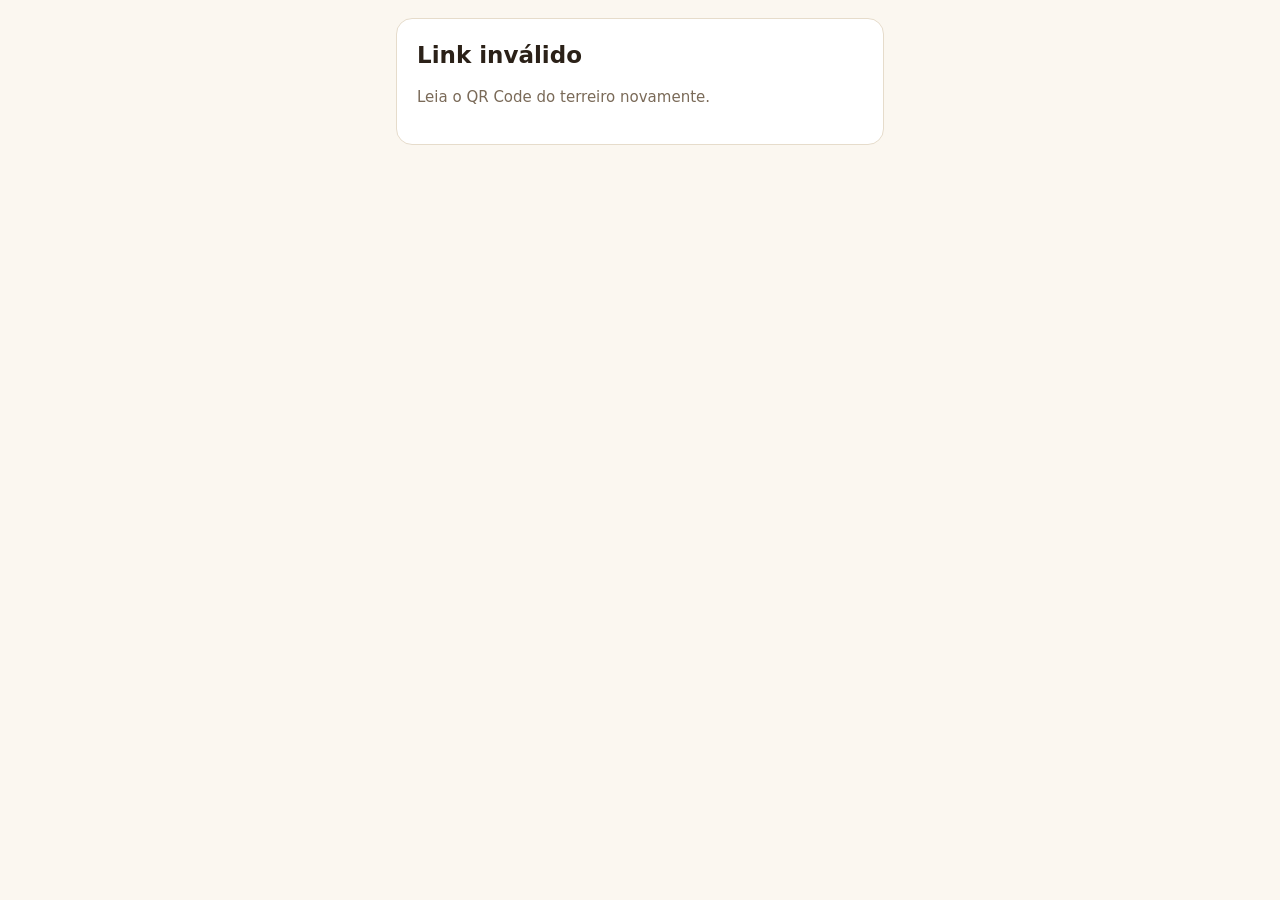
<file: cadastro.html>
<!doctype html>
<html lang="pt-BR"><head><meta charset="utf-8"><meta name="viewport" content="width=device-width,initial-scale=1">
<meta name="robots" content="noindex">
<title>Cadastro de consulente</title>
<style>
:root{--bg:#fbf7f0;--card:#fff;--ink:#2b2118;--mut:#7a6a58;--pri:#b8691c;--ok:#2f7d4f;--bad:#b3261e;--line:#e6dccb}
@media(prefers-color-scheme:dark){:root{--bg:#1b1611;--card:#262019;--ink:#f3ebdf;--mut:#b5a58f;--pri:#d08a3e;--line:#3a3025}}
*{box-sizing:border-box}body{margin:0;background:var(--bg);color:var(--ink);font:17px/1.45 system-ui,sans-serif}
main{max-width:520px;margin:0 auto;padding:18px 16px 40px}
.card{background:var(--card);border:1px solid var(--line);border-radius:16px;padding:20px}
h1{font-size:23px;margin:0 0 4px}.casa{color:var(--pri);font-weight:700;margin:0 0 10px}.mut{color:var(--mut);font-size:15px}
label{display:block;margin-top:14px;font-weight:600;font-size:15px}
input[type=text],input[type=email],input[type=tel],input[type=date]{width:100%;margin-top:6px;padding:14px;border-radius:12px;border:2px solid var(--line);background:var(--bg);color:var(--ink);font:inherit}
input.bad{border-color:var(--bad)}.err{color:var(--bad);font-size:14px;margin-top:4px;min-height:0}
.chk{display:flex;gap:10px;align-items:flex-start;margin-top:16px;font-weight:400;font-size:14px;color:var(--mut)}.chk input{margin-top:3px;width:20px;height:20px}
button{width:100%;margin-top:18px;padding:16px;border:0;border-radius:12px;background:var(--pri);color:#fff;font:inherit;font-weight:700;cursor:pointer}button:disabled{opacity:.5}
.hp{position:absolute;left:-9999px;opacity:0}.ok{text-align:center}.ok .big{font-size:52px}
</style></head><body><main><div class="card" id="box"><p class="mut">Carregando…</p></div></main>
<script>
const SB={url:'https://cfoevmyjowehybsineto.supabase.co',key:'sb_publishable_-1iAS5qsHz7-CxbqPpRQdA_Zh-PZRKC'};
const $=s=>document.querySelector(s),box=$('#box');
const esc=s=>String(s).replace(/[&<>"]/g,c=>({'&':'&amp;','<':'&lt;','>':'&gt;','"':'&quot;'}[c]));
const code=(new URLSearchParams(location.search).get('c')||'').toUpperCase().replace(/[^A-Z0-9]/g,'');
async function rpc(n,a){
  const r=await fetch(SB.url+'/rest/v1/rpc/'+n,{method:'POST',headers:{'apikey':SB.key,'Content-Type':'application/json'},body:JSON.stringify(a)});
  const t=await r.text();let j=null;try{j=JSON.parse(t)}catch(e){}
  if(!r.ok)throw new Error((j&&j.message)||'Não foi possível enviar agora.');return j;
}
function fmtTel(v){const d=v.replace(/\D/g,'').slice(0,11);if(d.length<=2)return d;if(d.length<=6)return '('+d.slice(0,2)+') '+d.slice(2);if(d.length<=10)return '('+d.slice(0,2)+') '+d.slice(2,6)+'-'+d.slice(6);return '('+d.slice(0,2)+') '+d.slice(2,7)+'-'+d.slice(7)}
async function start(){
  if(!code){box.innerHTML='<h1>Link inválido</h1><p class="mut">Leia o QR Code do terreiro novamente.</p>';return}
  let casa='';try{casa=await rpc('mt_validar_codigo',{p_codigo:code,p_papel:'consulente'})}catch(e){}
  if(!casa){box.innerHTML='<h1>QR Code não reconhecido</h1><p class="mut">Peça um QR Code atualizado ao terreiro.</p>';return}
  box.innerHTML=`<h1>Seja bem-vindo(a) 🙏</h1><p class="casa">${esc(casa)}</p><p class="mut">Faça o seu cadastro. Leva menos de um minuto. Você não precisa criar senha.</p>
  <form id="f" novalidate autocomplete="on">
  <label>Nome completo<input type="text" id="nm" autocomplete="name" maxlength="120"></label><div class="err" id="e_nm"></div>
  <label>E-mail<input type="email" id="em" autocomplete="email" maxlength="160" inputmode="email"></label><div class="err" id="e_em"></div>
  <label>Telefone (WhatsApp)<input type="tel" id="tl" autocomplete="tel" inputmode="numeric" placeholder="(11) 99999-9999"></label><div class="err" id="e_tl"></div>
  <label>Data de nascimento<input type="date" id="nc" autocomplete="bday"></label><div class="err" id="e_nc"></div>
  <input class="hp" type="text" id="site" tabindex="-1" autocomplete="off" aria-hidden="true">
  <label class="chk"><input type="checkbox" id="lg"><span>Autorizo o terreiro a guardar estes dados para me contatar (avisos, convites para giras e atendimentos). Posso pedir a retirada a qualquer momento.</span></label><div class="err" id="e_lg"></div>
  <button type="submit" id="bt">Enviar cadastro</button></form>`;
  $('#tl').addEventListener('input',e=>{e.target.value=fmtTel(e.target.value)});
  $('#f').addEventListener('submit',send);
}
function bad(id,msg){const el=$('#'+id);if(el&&el.tagName==='INPUT')el.classList.add('bad');$('#e_'+id).textContent=msg;try{el.scrollIntoView({block:'center'})}catch(e){}return false}
async function send(ev){
  ev.preventDefault();document.querySelectorAll('.bad').forEach(x=>x.classList.remove('bad'));document.querySelectorAll('.err').forEach(x=>x.textContent='');
  if($('#site').value)return;
  const nome=$('#nm').value.trim().replace(/\s+/g,' '),em=$('#em').value.trim(),tl=$('#tl').value.replace(/\D/g,''),nc=$('#nc').value;
  if(nome.length<5||!nome.includes(' '))return bad('nm','Escreva o nome completo.');
  if(!/^[^@\s]+@[^@\s]+\.[^@\s]+$/.test(em))return bad('em','Digite um e-mail válido.');
  if(tl.length<10)return bad('tl','Digite o telefone com DDD.');
  if(!nc||nc>new Date().toISOString().slice(0,10))return bad('nc','Informe a data de nascimento.');
  if(!$('#lg').checked)return bad('lg','Marque a autorização para continuar.');
  const b=$('#bt');b.disabled=true;b.textContent='Enviando…';
  try{
    const casa=await rpc('mt_cadastro_consulente',{p_codigo:code,p_nome:nome,p_email:em,p_telefone:tl,p_nascimento:nc});
    box.innerHTML=`<div class="ok"><div class="big">✅</div><h1>Cadastro enviado!</h1><p class="mut">Obrigado, ${esc(nome.split(' ')[0])}. O ${esc(casa||'terreiro')} recebeu o seu cadastro e vai entrar em contato.</p></div>`;
  }catch(e){b.disabled=false;b.textContent='Enviar cadastro';$('#e_lg').textContent=e.message}
}
start();
</script></body></html>
</file>
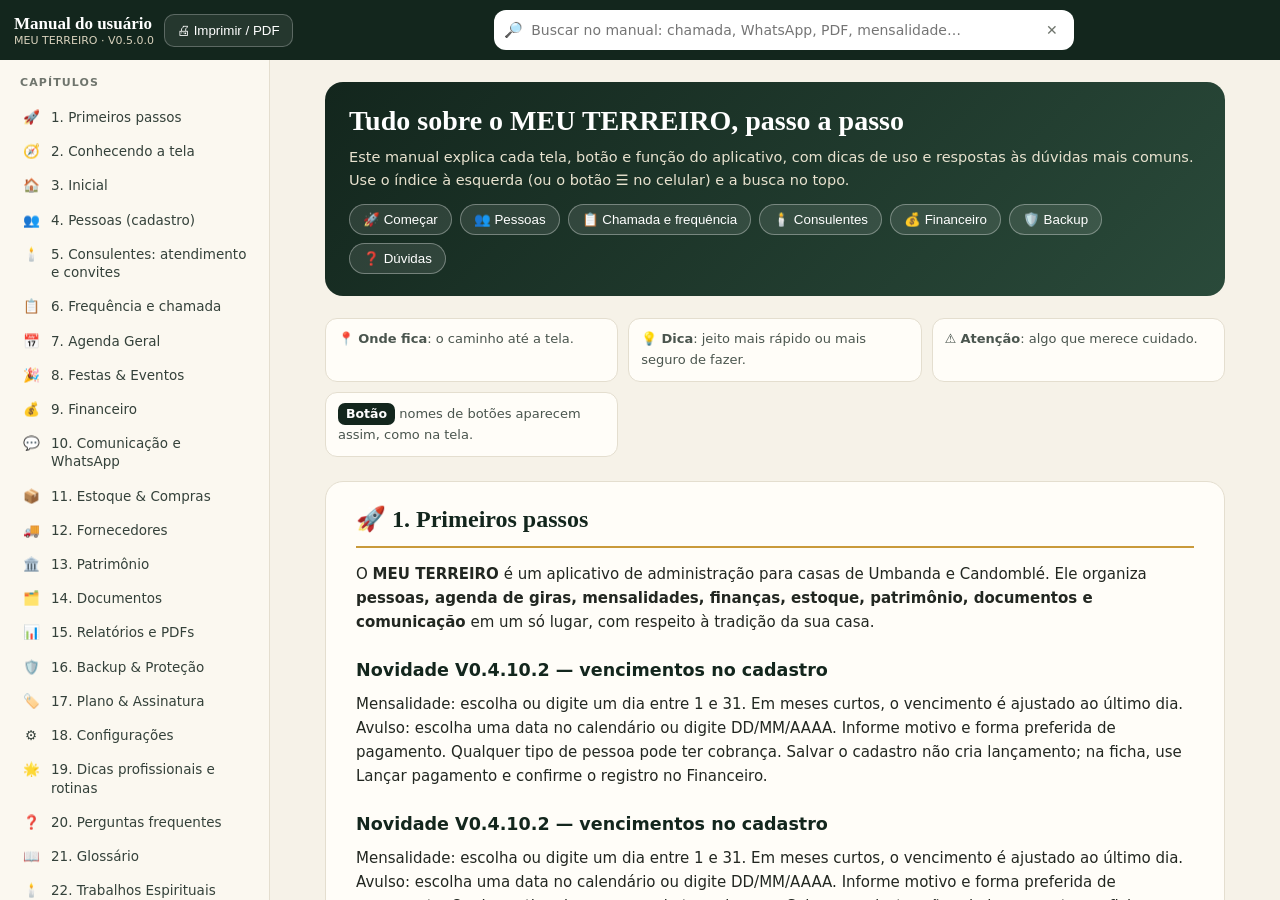
<file: manual.html>
<!doctype html>
<html lang="pt-BR"><head><meta charset="utf-8"><meta name="viewport" content="width=device-width,initial-scale=1"><title>Manual do usuário · MEU TERREIRO</title><style>html,body{margin:0;height:100%;background:#f6f2e8}</style></head><body><div id="app"></div><script>
const MT_MANUAL=[{"id": "inicio", "icon": "🚀", "title": "Primeiros passos", "html": "\n<p>O <b>MEU TERREIRO</b> é um aplicativo de administração para casas de Umbanda e Candomblé. Ele organiza <b>pessoas, agenda de giras, mensalidades, finanças, estoque, patrimônio, documentos e comunicação</b> em um só lugar, com respeito à tradição da sua casa.</p>\n<h3>Novidade V0.4.10.2 — vencimentos no cadastro</h3><p>Mensalidade: escolha ou digite um dia entre 1 e 31. Em meses curtos, o vencimento é ajustado ao último dia. Avulso: escolha uma data no calendário ou digite DD/MM/AAAA. Informe motivo e forma preferida de pagamento. Qualquer tipo de pessoa pode ter cobrança. Salvar o cadastro não cria lançamento; na ficha, use Lançar pagamento e confirme o registro no Financeiro.</p><h3>Novidade V0.4.10.2 — vencimentos no cadastro</h3><p>Mensalidade: escolha ou digite um dia entre 1 e 31. Em meses curtos, o vencimento é ajustado ao último dia. Avulso: escolha uma data no calendário ou digite DD/MM/AAAA. Informe motivo e forma preferida de pagamento. Qualquer tipo de pessoa pode ter cobrança. Salvar o cadastro não cria lançamento; na ficha, use Lançar pagamento e confirme o registro no Financeiro.</p><h3>Como seus dados são guardados</h3>\n<ul>\n<li>Os dados ficam <b>salvos no próprio aparelho</b> (celular ou computador), com cópia interna de segurança. Funciona mesmo sem internet depois de aberto uma vez.</li>\n<li>O celular e o computador <b>não sincronizam entre si</b>. Se usar nos dois, cada um terá seus próprios dados. Para levar os dados de um aparelho ao outro, use <span class=\"mm-b\">Backup completo</span> e <span class=\"mm-b\">Restaurar</span> (capítulo Backup &amp; Proteção).</li>\n<li>O app <b>nunca envia mensagens sozinho</b>: ele abre o WhatsApp com o texto pronto e você confirma o envio.</li>\n</ul>\n<h3>Primeiro acesso (criar o login)</h3>\n<div class=\"mm-where\"><b>📍 Onde fica:</b> tela “Prepare seu acesso”, que aparece ao abrir o app pela primeira vez.</div>\n<ol class=\"mm-steps\">\n<li>Digite o <b>nome do responsável</b> (administrador).</li>\n<li>Informe o <b>WhatsApp do administrador</b>. Ele é usado como destino seguro nos testes do Modo Demonstração, para nenhuma mensagem de teste chegar a outras pessoas.</li>\n<li>Escolha um <b>login</b> e crie uma <b>senha</b> (mínimo de 6 caracteres). Digite a senha de novo em <b>Confirme a senha</b>.</li>\n<li>Marque <b>“Li e aceito os Termos de Uso e a Política de Privacidade”</b>. Você pode ler os dois antes, tocando nos links.</li>\n<li>Toque em <span class=\"mm-b\">Criar acesso no MEU TERREIRO</span>. Em telas pequenas ou janelas baixas, role a tela até o fim para ver o botão.</li>\n</ol>\n<div class=\"mm-warn\"><b>⚠️ Atenção:</b> não existe recuperação automática de senha por e-mail, porque os dados ficam só no seu aparelho. Anote login e senha em local seguro e mantenha <b>backups</b> em dia.</div>\n<h3>Instalar como aplicativo</h3>\n<ul>\n<li><b>Android (Chrome):</b> menu ⋮ → <i>Instalar aplicativo</i>.</li>\n<li><b>iPhone/iPad (Safari):</b> botão Compartilhar → <i>Adicionar à Tela de Início</i>.</li>\n<li><b>Computador (Chrome/Edge):</b> ícone <i>Instalar</i> na barra de endereço.</li>\n</ul>\n<div class=\"mm-tip\"><b>💡 Dica:</b> instalado, o MEU TERREIRO abre com ícone próprio, em tela cheia, como um aplicativo comum.</div>\n<h3>Período gratuito e Plano PRO</h3>\n<p>O app oferece <b>30 dias grátis</b> por aparelho. Depois disso entra em <b>Modo Restrito</b>: seus dados continuam guardados, mas os módulos operacionais ficam bloqueados até a ativação do Plano PRO. Backup, restauração, configurações e assinatura continuam disponíveis. Detalhes no capítulo Plano &amp; Assinatura.</p>\n<h3>Roteiro recomendado para começar</h3>\n<ol class=\"mm-steps\">\n<li><b>Dados da Casa</b> (Configurações): nome, contatos, endereço, logo e texto do rodapé dos PDFs.</li>\n<li><b>Listas de apoio</b> (Configurações): valor padrão da mensalidade, categorias financeiras, centros de custo, tipos de evento e categorias de estoque.</li>\n<li><b>Pessoas</b>: cadastre mensalistas, consulentes e convidados.</li>\n<li><b>Agenda Geral</b>: cadastre as próximas giras e reuniões.</li>\n<li><b>Frequência</b>: ajuste a meta (Configurações → Frequência) e passe a fazer a chamada nas giras.</li>\n<li><b>Financeiro</b>: cadastre as contas em Caixa &amp; Bancos e comece a lançar.</li>\n<li><b>Backup</b>: faça seu primeiro <span class=\"mm-b\">Backup completo</span> e guarde fora do aparelho.</li>\n</ol>\n<div class=\"mm-tip\"><b>💡 Dica:</b> prefere aprender fazendo? Em <b>Configurações → Tutorial guiado</b> o app leva você tela por tela, e o botão <span class=\"mm-b\">Modo Demonstração</span> preenche tudo com dados fictícios para treinar sem risco.</div>\n"}, {"id": "tela", "icon": "🧭", "title": "Conhecendo a tela", "html": "\n<h3>No computador</h3>\n<p>O <b>menu lateral</b> fica à esquerda, em três grupos:</p>\n<table class=\"mm-table\"><thead><tr><th>Grupo</th><th>Telas</th></tr></thead><tbody>\n<tr><td>Principal</td><td>Inicial · Pessoas · Agenda Geral · Financeiro · Comunicação</td></tr>\n<tr><td>Organização</td><td>Festas &amp; Eventos · Estoque &amp; Compras · Fornecedores · Patrimônio · Documentos · Relatórios</td></tr>\n<tr><td>Sistema</td><td>Backup &amp; Proteção · Plano &amp; Assinatura · Configurações</td></tr>\n</tbody></table>\n<div class=\"mm-tip\"><b>💡 Dica:</b> se a janela for baixa (notebook), o menu lateral ganha uma <b>barra de rolagem</b> própria. Role para ver todos os itens.</div>\n<p>No <b>topo</b> ficam o nome da casa e a tela atual, a <b>busca</b> (lupa), o <b>sino</b> (pendências e avisos) e o seu perfil (Administrador).</p>\n<h3>No celular</h3>\n<p>A <b>barra inferior</b> traz os módulos principais: <b>Inicial, Pessoas, Agenda Geral, Financeiro, Estoque &amp; Compras</b> e <b>Mais</b>. Tudo o que não cabe na barra (Comunicação, Festas &amp; Eventos, Documentos, Fornecedores, Patrimônio, Relatórios, Backup &amp; Proteção e Configurações) está em <b>Mais</b>.</p>\n<div class=\"mm-tip\"><b>💡 Dica:</b> não achou uma função? Procure primeiro em <b>Mais</b>.</div>\n<h3>Padrões que se repetem em todo o app</h3>\n<table class=\"mm-table\"><thead><tr><th>Elemento</th><th>Como funciona</th></tr></thead><tbody>\n<tr><td>Botão escuro no topo</td><td>É a ação principal da tela (ex.: <span class=\"mm-b\">Novo cadastro</span>, <span class=\"mm-b\">Novo lançamento</span>).</td></tr>\n<tr><td>Janelas (modais)</td><td>Formulários abrem numa janela com <span class=\"mm-b w\">Cancelar</span> e <span class=\"mm-b\">Salvar</span>. Toque no ✕ ou em Cancelar para fechar sem salvar.</td></tr>\n<tr><td>Busca e filtros</td><td>Campos “Buscar…” filtram a lista enquanto você digita. Abas e botões em pílula filtram por situação.</td></tr>\n<tr><td>PDF</td><td>Quase todas as telas têm botão de PDF. O arquivo abre em outra janela para imprimir ou salvar.</td></tr>\n<tr><td>Máscaras</td><td>Telefones, valores em R$, CPF/CNPJ e CEP são formatados enquanto você digita. Em dinheiro, digite só os números: 8500 vira <b>85,00</b>.</td></tr>\n<tr><td>Datas</td><td>Mostradas como dd/mm/aaaa. Os campos de data usam o seletor do seu aparelho.</td></tr>\n<tr><td>Valores</td><td>Em reais (R$). O botão <span class=\"mm-b w\">Ocultar valores</span>, no Financeiro, esconde os números quando outras pessoas estiverem olhando a tela.</td></tr>\n</tbody></table>\n"}, {"id": "inicial", "icon": "🏠", "title": "Inicial", "html": "\n<p>A tela <b>Inicial</b> é a sua central de atenção: mostra o que exige ação sem você precisar abrir cada módulo.</p>\n<div class=\"mm-where\"><b>📍 Onde fica:</b> menu → <b>Inicial</b> (primeiro item).</div>\n<table class=\"mm-table\"><thead><tr><th>Bloco</th><th>O que mostra</th></tr></thead><tbody>\n<tr><td>Próxima gira</td><td>O próximo compromisso da agenda, com data, hora e local.</td></tr>\n<tr><td>Avisos importantes</td><td>Alertas que merecem sua atenção, como: <b>chamada pendente</b> de uma gira recente, pessoas com <b>faltas seguidas</b> ou <b>abaixo da meta</b> de frequência, e lembrete de <b>backup externo</b>. Cada aviso é um botão que leva direto à tela certa; os avisos de frequência mostram <b>os nomes</b> das pessoas e abrem a lista já filtrada.</td></tr>\n<tr><td>Precisa de atenção</td><td>Resumo do Financeiro (valor a pagar) e do Estoque (itens abaixo do mínimo).</td></tr>\n<tr><td>Ações rápidas</td><td><span class=\"mm-b\">Nova pessoa</span> · <span class=\"mm-b\">Novo compromisso</span> · <span class=\"mm-b\">Novo lançamento</span> · <span class=\"mm-b\">Programar mensagem</span>.</td></tr>\n</tbody></table>\n<div class=\"mm-tip\"><b>💡 Dica:</b> comece o dia pela Inicial e termine zerando os avisos. O <b>sino</b> no topo reúne as pendências em qualquer tela.</div>\n<div class=\"mm-warn\"><b>⚠️ Atenção:</b> se aparecer o aviso “Período gratuito encerrado · Modo Restrito”, veja o capítulo Plano &amp; Assinatura. Seus dados continuam preservados.</div>\n"}, {"id": "pessoas", "icon": "👥", "title": "Pessoas (cadastro)", "html": "\n<p><b>Pessoas</b> (antigo “Filhos da Casa”) é o cadastro principal. Ele serve de base para agenda, mensalidades, frequência, comunicação e documentos. O nome do módulo pode ser trocado em <b>Configurações → Terminologia</b>.</p>\n<div class=\"mm-where\"><b>📍 Onde fica:</b> menu → <b>Pessoas</b>. A tela tem duas abas: <b>Cadastro</b> (esta) e <b>Frequência</b> (capítulo seguinte).</div>\n<h3>Tipos de pessoa</h3>\n<table class=\"mm-table\"><thead><tr><th>Tipo</th><th>Para quem é</th><th>Contribuição</th></tr></thead><tbody>\n<tr><td>Mensalista</td><td>Quem faz parte da casa e contribui.</td><td>Mensalidade, Valor avulso ou Isento.</td></tr>\n<tr><td>Consulente</td><td>Quem frequenta a assistência e busca atendimento.</td><td>Sem contribuição ou Valor avulso.</td></tr>\n<tr><td>Convidado</td><td>Visitas e convidados.</td><td>Nenhuma.</td></tr>\n<tr><td>Outro</td><td>Qualquer vínculo que não se encaixe nos anteriores.</td><td>Nenhuma.</td></tr>\n</tbody></table>\n<div class=\"mm-tip\"><b>💡 Dica:</b> só quem é <b>Mensalista com forma “Mensalidade”</b> aparece em Financeiro → Mensalidades e como “Pendente”. Consulentes e convidados <b>nunca</b> aparecem como inadimplentes.</div>\n<h3>Cadastrar uma pessoa</h3>\n<ol class=\"mm-steps\">\n<li>Toque em <span class=\"mm-b\">Novo cadastro</span> (ou em <span class=\"mm-b\">Nova pessoa</span>, na Inicial).</li>\n<li>Preencha <b>Nome completo</b> e escolha o <b>Tipo de pessoa</b> e a <b>Situação</b> (Ativa, Inativa ou Afastada).</li>\n<li>Informe <b>Telefone</b> e <b>WhatsApp</b> (com DDD; a máscara formata sozinha), <b>E-mail</b>, <b>Nascimento</b> e <b>Data de entrada</b>.</li>\n<li>Escolha a <b>Função / vínculo</b> na lista. Se não encontrar, escolha <b>＋ Outra função (digitar manualmente)</b>, escreva e salve: a nova função fica guardada para os próximos cadastros.</li>\n<li>Preencha o <b>Grupo</b> se a casa trabalha com grupos.</li>\n<li>Na caixa <b>Contribuição</b>, escolha a <b>forma de contribuição</b> (as opções dependem do tipo) e, se houver, o <b>valor</b>. Em branco na mensalidade, vale o valor padrão da casa.</li>\n<li>Em consulentes aparece <b>“Quer receber convite para as giras”</b>. Marque quem pediu para ser avisado.</li>\n<li><b>Controlar frequência</b>: já vem marcado para Mensalistas. Desmarque quem não entra na chamada; marque em outros tipos quando fizer sentido.</li>\n<li>Opcional: <b>Contato de emergência</b> e <b>Observação restrita</b> (anotação interna que <u>nunca</u> sai nos PDFs).</li>\n<li>Toque em <span class=\"mm-b\">Salvar</span>.</li>\n</ol>\n<h3>Funções disponíveis na lista</h3>\n<p>A lista traz cargos <b>gerais</b> (Filho(a) da Casa, Médium, Diretoria, Tesouraria, Secretaria, Voluntário), da <b>Umbanda</b> (Dirigente Espiritual, Pai/Mãe Pequeno(a), Médium de Incorporação, de Corrente/Desenvolvimento e de Sustentação, Cambono, Curimbeiro/Ogã, Zelador(a) de Altar/Peji) e do <b>Candomblé</b> (Ialorixá, Babalorixá, Iyaegbé/Babaegbé, Ialaxé/Babalaxé, Iyakekerê/Babakekerê, Abiã, Iyawô/Cassuté, Ebomi, Alabê, Ogã, Ekedi, Axogum, Iyabassé, Babalossayn, Pejigan, Iyamoro/Dagã/Sidagã, Iyaefun/Babaefun). Funções que você cadastrar manualmente aparecem no grupo “Cadastradas por você”.</p>\n<h3>A lista de pessoas</h3>\n<p>No computador a lista é uma <b>tabela</b> (Nome, Tipo · Função, Aniversário, Contribuição, Contato); no celular, <b>cartões</b>. As duas mostram as mesmas informações.</p>\n<table class=\"mm-table\"><thead><tr><th>Botão / campo</th><th>O que faz</th></tr></thead><tbody>\n<tr><td>Buscar</td><td>Procura por nome, telefone ou função.</td></tr>\n<tr><td>Todos · Ativos · Pendentes · Inativos</td><td>Filtra pela situação. “Pendentes” são mensalistas sem a mensalidade do mês.</td></tr>\n<tr><td>Todos os tipos · Mensalistas · Consulentes · Convidados</td><td>Filtra pelo tipo de pessoa (com a contagem de cada um).</td></tr>\n<tr><td>🎂 Aniversariantes do mês</td><td>Abre a lista de aniversários do mês (veja abaixo).</td></tr>\n<tr><td>📅 Agendar atendimento</td><td>Agenda um atendimento de consulente (capítulo Consulentes).</td></tr>\n<tr><td>📣 Convidar consulentes para gira</td><td>Convida consulentes um a um pelo WhatsApp (capítulo Consulentes).</td></tr>\n<tr><td>PDF desta lista</td><td>Gera o PDF exatamente com os filtros que estão na tela.</td></tr>\n<tr><td>WhatsApp</td><td>Aparece para toda pessoa que tem WhatsApp cadastrado. Abre a conversa com uma mensagem pronta (lembrete de mensalidade, se estiver pendente, ou mensagem geral).</td></tr>\n<tr><td>🎂 Parabenizar</td><td>Aparece no dia do aniversário da pessoa e abre o WhatsApp com a mensagem de feliz aniversário.</td></tr>\n<tr><td>Abrir / Abrir ficha</td><td>Abre a ficha individual.</td></tr>\n</tbody></table>\n<h3>Aniversariantes do mês</h3>\n<ol class=\"mm-steps\">\n<li>Toque em <span class=\"mm-b g\">🎂 Aniversariantes do mês</span>. O número ao lado mostra quantos são.</li>\n<li>Troque o <b>Mês</b> no seletor para ver outros meses.</li>\n<li>Em cada nome, <span class=\"mm-b g\">Parabéns</span> abre o WhatsApp com a mensagem pronta; <span class=\"mm-b w\">PDF</span> gera a lista do mês.</li>\n</ol>\n<p>No dia do aniversário, um aviso “Aniversário hoje” aparece também no topo da lista, com o botão <span class=\"mm-b g\">Parabenizar</span>.</p>\n<div class=\"mm-tip\"><b>💡 Dica:</b> preencha o <b>Nascimento</b> de todos: é ele que alimenta os aniversários. Pessoas inativas não entram na lista.</div>\n<h3>Ficha individual</h3>\n<div class=\"mm-where\"><b>📍 Onde fica:</b> Pessoas → <span class=\"mm-b w\">Abrir</span> na linha da pessoa.</div>\n<p>Mostra os dados completos (tipo, função, aniversário, contribuição, <b>frequência dos últimos 3 meses</b>) e o <b>histórico</b> vinculado. Botões: <span class=\"mm-b w\">Editar</span> (também permite excluir), <span class=\"mm-b w\">WhatsApp</span> e <span class=\"mm-b w\">PDF da ficha</span>.</p>\n<div class=\"mm-warn\"><b>⚠️ Atenção:</b> para quem deixou a casa, prefira marcar como <b>Inativa</b> em vez de excluir: assim o histórico é preservado. O <b>PDF da ficha</b> não inclui a observação restrita.</div>\n"}, {"id": "consulentes", "icon": "🕯️", "title": "Consulentes: atendimento e convites", "html": "\n<p>Dois recursos facilitam o dia a dia com a assistência: <b>agendar atendimento</b> (com confirmação pelo WhatsApp) e <b>convidar para as giras</b> sem precisar lembrar de um por um.</p>\n<h3>Agendar atendimento</h3>\n<div class=\"mm-where\"><b>📍 Onde fica:</b> Pessoas → <span class=\"mm-b\">📅 Agendar atendimento</span> (geral) ou <span class=\"mm-b w\">📅 Agendar</span> na linha do consulente. Também na <b>Agenda</b> e em <b>Comunicação</b>.</div>\n<ol class=\"mm-steps\">\n<li>Escolha o <b>Consulente</b> (já vem selecionado se você abriu pela linha dele).</li>\n<li>Informe <b>Data</b> e <b>Horário</b>.</li>\n<li>Escolha a <b>Modalidade</b>:\n <ul><li><b>Presencial:</b> aparece o campo <b>Endereço enviado ao consulente</b>. Ele vem preenchido com o endereço da casa (Configurações → Dados da Casa) e pode ser ajustado.</li>\n <li><b>Online:</b> aparece <b>Link da videochamada (opcional)</b>. Se você ainda não criou o link, deixe em branco: a mensagem avisa que o link será criado e enviado antes do horário. Se já tiver, cole o link e ele segue na mensagem.</li></ul></li>\n<li>Escreva <b>Observações internas</b>, se quiser.</li>\n<li>Toque em <span class=\"mm-b\">Salvar na agenda</span> para só registrar, ou em <span class=\"mm-b g\">Salvar e enviar WhatsApp</span> para registrar e abrir a confirmação pronta no WhatsApp.</li>\n</ol>\n<p>O atendimento fica <b>registrado na Agenda</b> como compromisso do tipo <i>Atendimento</i>, vinculado ao consulente, com status Confirmado.</p>\n<div class=\"mm-tip\"><b>💡 Dica:</b> a mensagem de confirmação traz data, dia da semana, horário e modalidade, com a orientação de chegar 15 minutos antes (presencial) ou de entrar em local tranquilo e com boa conexão (online).</div>\n<div class=\"mm-warn\"><b>⚠️ Atenção:</b> se o consulente não tiver WhatsApp cadastrado, o atendimento é salvo normalmente, mas a mensagem não pode ser enviada.</div>\n<h3>Convidar consulentes para a gira</h3>\n<div class=\"mm-where\"><b>📍 Onde fica:</b> Pessoas → <span class=\"mm-b\">📣 Convidar consulentes para gira</span>. Também na <b>Agenda</b> e em <b>Comunicação → Mensagens para consulentes</b>.</div>\n<ol class=\"mm-steps\">\n<li>Escolha a <b>Gira</b> na lista (aparecem as próximas giras cadastradas na Agenda). Se não houver nenhuma, cadastre antes na Agenda (tipo <b>Gira</b>).</li>\n<li>Leia e, se quiser, ajuste o texto em <b>Mensagem do convite</b>. Variáveis: <code>{nome}</code>, <code>{evento}</code>, <code>{data}</code>, <code>{hora}</code>, <code>{local}</code> e <code>{casa}</code>. O texto que você ajustar fica salvo para os próximos convites.</li>\n<li>Confira a lista: cada consulente tem uma caixa de seleção. Quem <b>não tem WhatsApp</b> ou <b>prefere não receber convites</b> fica bloqueado e identificado.</li>\n<li>Toque em <span class=\"mm-b\">Enviar para o próximo</span>. O WhatsApp abre com o convite do próximo consulente da fila. Confirme o envio lá, volte ao app e toque de novo. O contador mostra quantos faltam.</li>\n<li>Quem já teve o convite aberto aparece com a data e o selo ✓. Use <span class=\"mm-b w\">Reenviar</span> numa linha para repetir, ou <span class=\"mm-b w\">Limpar marcações</span> para recomeçar a fila.</li>\n</ol>\n<div class=\"mm-tip\"><b>💡 Dica:</b> muitos consulentes esporádicos pedem para ser avisados das giras. Marque <b>“Quer receber convite para as giras”</b> no cadastro de cada um e use o convite toda semana: são poucos toques para avisar todos.</div>\n<div class=\"mm-warn\"><b>⚠️ Atenção:</b> o WhatsApp abre <b>uma conversa por vez</b>; é uma regra do próprio WhatsApp e do navegador. O app não consegue disparar para todos de uma só vez, e a marcação “aberto” indica que o convite foi preparado, não que a mensagem foi entregue.</div>\n"}, {"id": "frequencia", "icon": "📋", "title": "Frequência e chamada", "html": "\n<p>Controle a presença dos médiuns e filhos da casa: faça a <b>chamada</b> na gira, acompanhe o <b>relatório de frequência</b>, defina uma <b>meta</b> e receba <b>alertas</b>.</p>\n<h3>Quem entra na chamada</h3>\n<p>Entram as pessoas com <b>Controlar frequência</b> marcado no cadastro (por padrão, os <b>Mensalistas</b> ativos). Consulentes e convidados ficam de fora, mas dá para <b>incluir outra pessoa</b> na hora da chamada ou ligar o controle no cadastro dela.</p>\n<h3>Fazer a chamada</h3>\n<div class=\"mm-where\"><b>📍 Onde fica:</b> botão <span class=\"mm-b g\">📋 Fazer chamada</span> em <b>Agenda Geral</b>, em <b>Pessoas → Frequência</b> e nos avisos da <b>Inicial</b>; ou abra o compromisso na Agenda e toque em <span class=\"mm-b w\">📋 Fazer chamada</span>.</div>\n<ol class=\"mm-steps\">\n<li>Escolha o compromisso (a lista mostra os dos últimos 60 dias que contam para a frequência, com o selo “Chamada pendente” ou “Chamada feita”).</li>\n<li>Para cada pessoa, toque no status: <b>Presente</b>, <b>Atrasado</b>, <b>Falta</b> ou <b>Justif.</b> (justificada). Tocar de novo no mesmo status limpa a marcação.</li>\n<li>Atalhos: <span class=\"mm-b w\">✓ Marcar todos presentes</span> (marca só quem ainda está sem status) e <span class=\"mm-b w\">Limpar tudo</span>. Use a busca para achar um nome.</li>\n<li>Acompanhe os contadores no alto: presentes, atrasados, faltas, justificadas e <b>sem marcação</b>.</li>\n<li>Precisa incluir alguém fora da lista (um consulente, por exemplo)? Use <span class=\"mm-b w\">＋ Incluir outra pessoa</span>, no fim da lista.</li>\n<li>A caixa <b>“Esta chamada conta para a frequência”</b> vem marcada conforme o tipo do compromisso. Desmarque numa gira especial que não deva entrar no cálculo.</li>\n<li>Toque em <span class=\"mm-b\">Salvar chamada</span>. O botão <span class=\"mm-b w\">PDF</span> gera a lista de chamada.</li>\n</ol>\n<div class=\"mm-tip\"><b>💡 Dica:</b> a chamada pode ser feita na hora (no celular, com um toque por nome) ou depois, quando o Pai ou a Mãe de Santo tiver a lista. Você pode reabrir e corrigir uma chamada quando quiser: o botão passa a se chamar <b>Ver / editar chamada</b>.</div>\n<h3>Relatório de frequência</h3>\n<div class=\"mm-where\"><b>📍 Onde fica:</b> Pessoas → aba <b>Frequência</b>. Também em Relatórios → Frequência.</div>\n<table class=\"mm-table\"><thead><tr><th>Item</th><th>O que mostra</th></tr></thead><tbody>\n<tr><td>Período</td><td>Mês atual · Últimos 3 meses · Ano atual · Tudo.</td></tr>\n<tr><td>Tipo</td><td>Filtra por tipo de compromisso (Gira, Reunião…).</td></tr>\n<tr><td>Buscar pessoa</td><td>Filtra a lista pelo nome.</td></tr>\n<tr><td>Chamadas no período</td><td>Quantas chamadas foram feitas.</td></tr>\n<tr><td>Frequência média</td><td>Média das porcentagens das pessoas.</td></tr>\n<tr><td>Abaixo da meta</td><td>Quantas pessoas estão abaixo da meta definida.</td></tr>\n<tr><td>Faltas seguidas</td><td>Quantas pessoas estão com o número de faltas seguidas que aciona o alerta.</td></tr>\n<tr><td>Chamadas pendentes</td><td>Compromissos recentes cuja chamada ainda não foi feita, com botão <span class=\"mm-b g\">Fazer chamada</span>.</td></tr>\n<tr><td>Frequência por pessoa</td><td>Porcentagem com barra colorida (verde: dentro da meta; amarelo: perto; vermelho: abaixo), mais o total de presenças, atrasos, faltas e justificadas. Por padrão as pessoas com menor frequência aparecem primeiro.</td></tr>\n<tr><td>Por tipo de compromisso</td><td>Frequência média de cada tipo.</td></tr>\n<tr><td>PDF do relatório</td><td>Gera o relatório com os filtros da tela.</td></tr>\n<tr><td>Ficha</td><td>Abre a ficha da pessoa.</td></tr>\n</tbody></table>\n<h3>Filtros, ordem e destaque</h3>\n<p>Logo abaixo dos indicadores há <b>botões de classificação</b>, cada um com a contagem de pessoas:</p>\n<table class=\"mm-table\"><thead><tr><th>Filtro</th><th>Mostra</th></tr></thead><tbody>\n<tr><td>Todos</td><td>Todas as pessoas com controle de frequência.</td></tr>\n<tr><td>⚠️ Faltas seguidas</td><td>Quem está com o número de faltas seguidas que dispara o alerta (padrão: 3 ou mais).</td></tr>\n<tr><td>Abaixo da meta</td><td>Quem está abaixo da meta de frequência.</td></tr>\n<tr><td>Dentro da meta</td><td>Quem está na meta ou acima.</td></tr>\n<tr><td>Presença total</td><td>Quem tem 100% de presença no período.</td></tr>\n<tr><td>Com faltas · Com atrasos</td><td>Quem teve ao menos uma falta (ou um atraso) no período.</td></tr>\n<tr><td>Sem registro</td><td>Quem não tem nenhuma chamada marcada no período.</td></tr>\n</tbody></table>\n<ul>\n<li><b>Ordenar:</b> Pior frequência primeiro (padrão), Melhor frequência primeiro, Mais faltas, Mais atrasos ou Nome (A–Z).</li>\n<li><b>Período:</b> Últimos 30 dias, Mês atual, Últimos 3 meses, Ano atual ou Tudo. Junto com <b>Tipo</b> e a busca, os filtros se combinam.</li>\n<li>Os cartões <b>Abaixo da meta</b> e <b>faltas seguidas</b>, no topo, também são botões: toque para filtrar.</li>\n</ul>\n<div class=\"mm-tip\"><b>💡 Dica:</b> <b>quem tem faltas seguidas fica sempre fixado no topo da lista</b>, em destaque vermelho, com o nome, o número de faltas e as <b>datas em que faltou</b>, qualquer que seja a ordem escolhida. O aviso da tela Inicial mostra os nomes e, ao tocar, abre a lista já filtrada.</div>\n<h3>Regras de Frequência</h3>\n<div class=\"mm-where\"><b>📍 Onde fica:</b> botão <span class=\"mm-b w\">⚙️ Regras de Frequência</span> (aba Frequência) ou <b>Configurações → Frequência → Configurar</b>.</div>\n<table class=\"mm-table\"><thead><tr><th>Regra</th><th>O que define</th></tr></thead><tbody>\n<tr><td>Meta mínima (%)</td><td>Frequência esperada. Padrão: 75%.</td></tr>\n<tr><td>Avisar após quantas faltas seguidas</td><td>Padrão: 3.</td></tr>\n<tr><td>Mínimo de chamadas para avisar “abaixo da meta”</td><td>Evita alarme falso no começo. Padrão: 3.</td></tr>\n<tr><td>Falta justificada conta como</td><td><b>Não entra no cálculo</b> (padrão), <b>Presença</b> ou <b>Falta</b>.</td></tr>\n<tr><td>Tipos que contam</td><td>Quais tipos de compromisso entram na frequência. Padrão: Gira e Reunião. Para incluir Desenvolvimento, Mutirão etc., crie esses tipos em Configurações → Listas de apoio e marque-os aqui.</td></tr>\n</tbody></table>\n<h3>Como a porcentagem é calculada</h3>\n<p><b>Frequência = presenças ÷ chamadas consideradas.</b> <b>Atraso conta como presença.</b> Falta conta como falta. A justificada segue a regra escolhida acima. Quem ficou <b>sem marcação</b> numa chamada não entra naquela conta.</p>\n<p><i>Exemplo:</i> em 8 giras, uma pessoa teve 5 presenças, 1 atraso, 1 falta e 1 justificada. Com a justificada “neutra”: (5+1) ÷ (5+1+1) = <b>86%</b>. Se a justificada contar como falta: 6 ÷ 8 = <b>75%</b>.</p>\n<h3>Alertas</h3>\n<ul>\n<li><b>Na Inicial:</b> “Chamada pendente”, “N pessoas com 3+ faltas seguidas” e “N pessoas abaixo da meta”. Cada aviso leva direto à tela certa.</li>\n<li><b>Na lista de frequência:</b> selos “3 faltas seguidas” e “Abaixo da meta” ao lado do nome.</li>\n</ul>\n<h3>💬 Sentimos sua falta</h3>\n<p>Em quem está com alerta e tem WhatsApp aparece o botão <span class=\"mm-b g\">💬 Sentimos sua falta</span>. Ele abre o WhatsApp com uma mensagem acolhedora: pergunta como a pessoa está, oferece apoio e convida para voltar. Você confirma o envio.</p>\n<div class=\"mm-tip\"><b>💡 Dica:</b> use o alerta para <b>acolher</b>, não para cobrar. Muitas ausências têm motivo de saúde, trabalho ou família.</div>\n<div class=\"mm-warn\"><b>⚠️ Atenção:</b> as chamadas antigas não existem no app. O relatório passa a valer a partir da primeira chamada que você registrar. Os dados de frequência ficam só na área administrativa.</div>\n"}, {"id": "agenda", "icon": "📅", "title": "Agenda Geral", "html": "\n<p>A Agenda organiza giras, reuniões, tarefas, compras e atendimentos.</p>\n<div class=\"mm-where\"><b>📍 Onde fica:</b> menu → <b>Agenda Geral</b> (também na barra inferior do celular).</div>\n<h3>Formas de ver a agenda</h3>\n<table class=\"mm-table\"><thead><tr><th>Botão</th><th>O que mostra</th></tr></thead><tbody>\n<tr><td>Calendário</td><td>Visão mensal em grade (a principal).</td></tr>\n<tr><td>Dia · Semana · Quinzenal · Mensal · Trimestral · Ano</td><td>Listas de compromissos para o período escolhido.</td></tr>\n<tr><td>Data inicial / Data final + Aplicar</td><td>Período personalizado. <span class=\"mm-b w\">Limpar</span> volta ao padrão.</td></tr>\n<tr><td>‹ Hoje ›</td><td>Navega entre meses; <b>Hoje</b> volta ao dia atual.</td></tr>\n</tbody></table>\n<h3>Lendo o calendário</h3>\n<ul>\n<li>Dias com compromisso têm <b>fundo dourado</b>, um <b>ponto laranja</b> e um <b>número</b> no canto com a quantidade de compromissos.</li>\n<li>O dia <b>selecionado</b> fica <b>verde</b>. O dia de hoje tem o número num círculo escuro.</li>\n<li>Abaixo do calendário aparece <b>“Compromissos de dd/mm/aaaa”</b> com os do dia selecionado e o botão <span class=\"mm-b w\">Abrir</span>.</li>\n</ul>\n<h3>Cadastrar um compromisso</h3>\n<ol class=\"mm-steps\">\n<li>Toque em <span class=\"mm-b\">Novo compromisso</span> (ou em <b>Novo compromisso</b> na Inicial).</li>\n<li>Preencha <b>Título</b>, <b>Tipo</b> (Gira, Reunião, Festa, Evento, Tarefa, Compra, Atendimento, Manutenção, Administrativo, Outro; a lista vem das Listas de apoio) e <b>Status</b>.</li>\n<li>Informe <b>Data</b>, <b>Hora</b>, <b>Final</b>, <b>Local</b> e <b>Responsável</b>.</li>\n<li>Descreva os <b>Materiais necessários</b> e as <b>Observações</b>. Salve.</li>\n</ol>\n<h3>Detalhe do compromisso</h3>\n<p>Ao tocar em <span class=\"mm-b w\">Abrir</span> você vê data e horário, local, responsável, materiais, <b>participantes</b>, financeiro vinculado e observações. Botões:</p>\n<table class=\"mm-table\"><thead><tr><th>Botão</th><th>O que faz</th></tr></thead><tbody>\n<tr><td>📋 Fazer chamada</td><td>Abre a chamada deste compromisso (veja Frequência e chamada).</td></tr>\n<tr><td>Mensagem</td><td>Prepara o lembrete do compromisso para o WhatsApp.</td></tr>\n<tr><td>Editar</td><td>Altera os dados do compromisso.</td></tr>\n</tbody></table>\n<h3>Atalhos da Agenda</h3>\n<table class=\"mm-table\"><thead><tr><th>Botão</th><th>O que faz</th></tr></thead><tbody>\n<tr><td>📋 Fazer chamada</td><td>Escolhe uma gira recente e abre a chamada.</td></tr>\n<tr><td>📅 Agendar atendimento</td><td>Agenda atendimento de consulente.</td></tr>\n<tr><td>📣 Convidar consulentes para gira</td><td>Abre a fila de convites.</td></tr>\n<tr><td>PDF semana · PDF mês · PDF ano</td><td>Gera o PDF da agenda no período.</td></tr>\n</tbody></table>\n<div class=\"mm-tip\"><b>💡 Dica:</b> para a chamada contar na frequência, o compromisso precisa ser de um tipo marcado em Frequência → Regras de Frequência (por padrão, <b>Gira</b> e <b>Reunião</b>).</div>\n"}, {"id": "eventos", "icon": "🎉", "title": "Festas & Eventos", "html": "\n<p>Use este módulo quando uma festa ou evento precisar de <b>organização própria</b>, com receitas e despesas ligadas a ele. A <b>Agenda</b> organiza compromissos do dia a dia; <b>Festas &amp; Eventos</b> organiza um projeto maior.</p>\n<div class=\"mm-where\"><b>📍 Onde fica:</b> menu → <b>Festas &amp; Eventos</b> (no celular: Mais → Festas &amp; Eventos).</div>\n<table class=\"mm-table\"><thead><tr><th>Botão / campo</th><th>O que faz</th></tr></thead><tbody>\n<tr><td>Novo evento</td><td>Cadastra um evento (mesmo formulário do compromisso: título, tipo, status, data, hora, local, responsável, materiais, observações).</td></tr>\n<tr><td>Data inicial / final + Aplicar / Limpar</td><td>Filtra os eventos por período, útil para consultar programações antigas ou futuras.</td></tr>\n<tr><td>PDF</td><td>Gera o PDF da lista de eventos.</td></tr>\n<tr><td>Abrir</td><td>Abre o detalhe do evento.</td></tr>\n</tbody></table>\n<p>Cada evento mostra o <b>resumo financeiro</b> (entradas e saídas ligadas a ele). Para ligar um lançamento a um evento, escolha o evento no campo <b>Evento vinculado</b> ao criar o lançamento no Financeiro.</p>\n<div class=\"mm-tip\"><b>💡 Dica:</b> vincule despesas e contribuições ao evento: no fim da festa você sabe exatamente quanto custou e quanto entrou.</div>\n"}, {"id": "financeiro", "icon": "💰", "title": "Financeiro", "html": "\n<p>O Financeiro reúne receitas, despesas, contas, fundos, mensalidades e a prestação de contas, tudo ligado a pessoas e eventos.</p>\n<div class=\"mm-where\"><b>📍 Onde fica:</b> menu → <b>Financeiro</b> (também na barra inferior do celular).</div>\n<h3>O painel do topo</h3>\n<table class=\"mm-table\"><thead><tr><th>Item</th><th>O que mostra</th></tr></thead><tbody>\n<tr><td>Entradas recebidas</td><td>Receitas já recebidas.</td></tr>\n<tr><td>Saídas pagas</td><td>Despesas já pagas.</td></tr>\n<tr><td>Resultado</td><td>Recebido − pago.</td></tr>\n<tr><td>Pendências</td><td>A receber + a pagar.</td></tr>\n<tr><td>Data inicial / final + Aplicar</td><td>Filtra indicadores e lançamentos por período. <span class=\"mm-b w\">Limpar</span> remove o filtro. Os saldos de Caixa &amp; Bancos e Fundos continuam acumulados.</td></tr>\n<tr><td>Ocultar valores</td><td>Esconde os números na tela.</td></tr>\n<tr><td>PDF semana · mês · ano</td><td>Relatório financeiro do período.</td></tr>\n<tr><td>Novo lançamento</td><td>Registra receita, despesa ou transferência.</td></tr>\n</tbody></table>\n<h3>Novo lançamento</h3>\n<ol class=\"mm-steps\">\n<li>Toque em <span class=\"mm-b\">Novo lançamento</span> e escolha o <b>Tipo</b>: <b>Receita</b>, <b>Despesa</b> ou <b>Transferência</b>.</li>\n<li>Informe <b>Data</b>, <b>Competência</b> (mês a que o valor se refere) e <b>Status</b> (Recebido, Pago, Concluído, Pendente, Vencido, Cancelado…).</li>\n<li>Escreva a <b>Descrição</b> e escolha <b>Categoria</b>, <b>Subcategoria</b> e <b>Centro de custo</b>.</li>\n<li>Em <b>Fundo / finalidade</b>, vincule o valor a um fundo (opcional).</li>\n<li>Escolha a <b>Conta</b> (Caixa físico, Conta corrente, Pix…). Na <b>Transferência</b> aparecem <b>Conta origem</b> e <b>Conta destino</b>.</li>\n<li>Digite o <b>Valor</b> (só os números: 8500 vira 85,00).</li>\n<li>Vincule uma <b>Pessoa</b> e/ou um <b>Evento</b> e informe a <b>Forma de pagamento</b> e <b>Observações</b>, se quiser. Salve.</li>\n</ol>\n<div class=\"mm-tip\"><b>💡 Dica:</b> quanto mais vínculos (pessoa, evento, fundo, centro de custo), mais úteis ficam os relatórios.</div>\n<div class=\"mm-warn\"><b>⚠️ Atenção:</b> transferência entre contas <b>não é receita nem despesa</b>: só muda o dinheiro de lugar. Os valores são guardados em centavos e mostrados em R$.</div>\n<h3>As abas do Financeiro</h3>\n<table class=\"mm-table\"><thead><tr><th>Aba</th><th>Para que serve</th></tr></thead><tbody>\n<tr><td>Movimentações</td><td>Todos os lançamentos, do mais recente ao mais antigo. Cada um tem o botão <span class=\"mm-b w\">Editar</span>.</td></tr>\n<tr><td>Contas a pagar</td><td>Despesas pendentes ou vencidas.</td></tr>\n<tr><td>Contas a receber</td><td>Receitas pendentes.</td></tr>\n<tr><td>Caixa &amp; Bancos</td><td>As contas da casa (Caixa físico, Conta corrente, Pix) com o <b>saldo acumulado</b> calculado pelos lançamentos.</td></tr>\n<tr><td>Fundos</td><td>Recursos separados por finalidade (veja abaixo).</td></tr>\n<tr><td>Mensalidades</td><td>Acompanhamento da contribuição mensal dos Mensalistas (veja abaixo).</td></tr>\n<tr><td>Centros de custo</td><td>Entradas, saídas e resultado de cada centro (Administração, Manutenção, Cozinha, Festa, Gira, Material, Patrimônio, Outros).</td></tr>\n<tr><td>Conciliação</td><td>Confere o saldo calculado com o saldo real da conta.</td></tr>\n<tr><td>Orçamento</td><td>Compara o valor previsto com o realizado por centro de custo.</td></tr>\n<tr><td>Prestação de contas</td><td>Gera o relatório gerencial do mês em PDF.</td></tr>\n</tbody></table>\n<h3>Fundos</h3>\n<p>Um <b>fundo</b> separa o dinheiro por finalidade (Obras, Manutenção, Festa de Ogum…) sem criar nova conta bancária.</p>\n<table class=\"mm-table\"><thead><tr><th>Botão / campo</th><th>O que faz</th></tr></thead><tbody>\n<tr><td>Novo fundo</td><td>Cria um fundo: <b>Nome</b>, <b>Saldo inicial</b>, <b>Meta</b>, <b>Status</b> (Ativo/Arquivado) e <b>Descrição / finalidade</b>.</td></tr>\n<tr><td>Transferir</td><td>Move valor de um fundo para outro (Origem, Destino, Data, Valor e Motivo). Não movimenta o Caixa &amp; Bancos.</td></tr>\n<tr><td>Abrir um fundo</td><td>Mostra saldo, entradas, saídas, meta e % alcançado, movimentações vinculadas e transferências internas. Botões: Editar, Transferir, PDF.</td></tr>\n<tr><td>PDF</td><td>Relatório de todos os fundos (saldos, metas e arquivados).</td></tr>\n</tbody></table>\n<h3>Mensalidades</h3>\n<div class=\"mm-where\"><b>📍 Onde fica:</b> Financeiro → aba <b>Mensalidades</b>.</div>\n<p>Lista apenas as pessoas do tipo <b>Mensalista</b> com forma de contribuição <b>Mensalidade</b>. As pílulas mostram <b>Cadastrados</b>, <b>Em dia</b> e <b>Pendentes</b> da competência atual.</p>\n<table class=\"mm-table\"><thead><tr><th>Botão</th><th>O que faz</th></tr></thead><tbody>\n<tr><td>Registrar</td><td>Abre um lançamento de receita já preenchido (categoria Mensalidade, competência atual, valor da pessoa ou o padrão da casa).</td></tr>\n<tr><td>Lembrar</td><td>Abre o WhatsApp com o lembrete de mensalidade pendente.</td></tr>\n<tr><td>PDF pendentes · em dia · geral</td><td>Relatórios da competência, com valores e total a receber.</td></tr>\n</tbody></table>\n<div class=\"mm-tip\"><b>💡 Dica:</b> o valor padrão da mensalidade fica em <b>Configurações → Listas de apoio</b>. Para um valor diferente, preencha o valor no cadastro da pessoa. Para não usar o controle, desligue a chave <b>Mensalidades</b> em Configurações.</div>\n<h3>Conciliação, Orçamento e Prestação de contas</h3>\n<ul>\n<li><b>Conciliação:</b> em <span class=\"mm-b w\">Conciliar</span>, informe <b>Data</b>, <b>Saldo real (R$)</b> e <b>Observação</b>. O app compara com o saldo calculado.</li>\n<li><b>Orçamento:</b> em <span class=\"mm-b w\">Definir</span>, informe o valor previsto do mês para o centro de custo. O app mostra Previsto, Realizado e % utilizado.</li>\n<li><b>Prestação de contas:</b> <span class=\"mm-b\">Gerar PDF</span> cria o relatório do mês com movimentações detalhadas, categorias, pessoa/evento vinculado, conta, status, resultado por centro de custo e pendências em aberto.</li>\n</ul>\n"}, {"id": "comunicacao", "icon": "💬", "title": "Comunicação e WhatsApp", "html": "<p>Comunicação prepara mensagens e guarda lembretes; o envio é confirmado pelo usuário no WhatsApp.</p><p>No desktop, abra Comunicação no menu. No celular, use Mais → Comunicação.</p><h3>Modelos para preencher</h3><p>Escolha um dos dez modelos, substitua cada (.......) pela informação correta e apague linhas que não se aplicam. Os textos têm parágrafos reais. É possível salvar um rascunho incompleto e editar depois, mas abrir o WhatsApp exige texto completo.</p><h3>Público e lembrete</h3><p>Individual exige uma pessoa; Todos ativos lista cadastros ativos; Pendentes usa o controle de contribuição; Escalados / participantes exige vínculo com um compromisso e usa seus participantes e responsável. Só contatos com WhatsApp válido aparecem para preparar a conversa. A data e a hora configuram lembrete interno, sem envio automático.</p><h3>Revisão e envio</h3><p>Abra uma mensagem salva, use Editar mensagem quando necessário ou Escolher destinatário. Confira a prévia personalizada e clique em Abrir WhatsApp. Confirme o envio lá. Volte para escolher a próxima pessoa. O registro de abertura não comprova envio, recebimento nem leitura.</p><h3>Consulentes</h3><p>Convite para gira usa o nome e os dados da Agenda automaticamente e mantém os marcadores de preenchimento automático específicos dessa ferramenta. Agendamento de atendimento monta data, horário, modalidade, endereço ou link a partir do formulário. Esses atalhos continuam disponíveis na Comunicação.</p><h3>Mensagens antigas</h3><p>Textos com códigos de quebra de linha são apresentados com parágrafos. Ao editar, variáveis antigas conhecidas são convertidas usando os dados disponíveis. Valor e vencimento ficam como (.......) para conferência; não são inferidos a partir da data do lembrete. O texto personalizado original só é alterado quando você salva a edição.</p>"}, {"id": "estoque", "icon": "📦", "title": "Estoque & Compras", "html": "\n<p>Controle os materiais consumíveis da casa (velas, ervas, bebidas, limpeza…) e organize as compras: <b>estoque → reposição → cotação → pedido → recebimento</b>.</p>\n<div class=\"mm-where\"><b>📍 Onde fica:</b> menu → <b>Estoque &amp; Compras</b> (também na barra inferior do celular).</div>\n<h3>Itens de estoque</h3>\n<ol class=\"mm-steps\">\n<li>Toque em <span class=\"mm-b\">Novo item</span>.</li>\n<li>Informe <b>Item</b>, <b>Categoria</b> (Velas, Limpeza, Cozinha, Materiais, Ervas, Bebidas, Outros…) e <b>Unidade</b>.</li>\n<li>Preencha <b>Quantidade atual</b>, <b>Estoque mínimo</b> e <b>Estoque ideal</b> (base para a sugestão de reposição).</li>\n<li>Informe o <b>Custo unitário</b> e o <b>Fornecedor preferencial</b>. Salve.</li>\n</ol>\n<p>O app classifica cada item como <b>Em dia</b>, <b>Baixo</b>, <b>Crítico</b> ou <b>Zerado</b>. As pílulas no topo filtram por esses estados e mostram a contagem de cada um.</p>\n<table class=\"mm-table\"><thead><tr><th>Botão</th><th>O que faz</th></tr></thead><tbody>\n<tr><td>Movimentar</td><td>Registra <b>Entrada</b>, <b>Saída</b> ou <b>Ajuste</b> de quantidade, com <b>Quantidade</b> e <b>Motivo</b>. Atualiza o saldo e guarda o histórico.</td></tr>\n<tr><td>Editar</td><td>Altera os dados do item.</td></tr>\n<tr><td>Selecionar reposição</td><td>Marca os itens que precisam ser comprados e abre a <b>lista de reposição</b>.</td></tr>\n<tr><td>Cotações</td><td>Compara fornecedores para uma compra.</td></tr>\n<tr><td>Pedidos</td><td>Acompanha pedidos e recebimentos.</td></tr>\n<tr><td>Relatórios</td><td>Relatórios de estoque (inventário, mínimo e movimentações) em PDF.</td></tr>\n</tbody></table>\n<h3>Lista de reposição</h3>\n<p>Filtre itens baixos, críticos ou zerados, selecione os necessários e o app gera uma lista <b>agrupada por fornecedor</b>, que pode virar PDF, mensagem de WhatsApp ou o início de uma cotação. A sugestão de compra usa o <b>estoque ideal</b>.</p>\n<h3>Cotações</h3>\n<p>Crie uma cotação, selecione fornecedores e registre <b>subtotal, frete, prazo, condição de pagamento e observações</b> de cada um. O comparativo destaca o <b>melhor total</b> e o <b>menor prazo</b>.</p>\n<h3>Pedidos e recebimento</h3>\n<p>Transforme uma proposta em pedido, confirme, <b>receba parcial ou totalmente</b> e acompanhe o que falta chegar. O recebimento <b>atualiza o estoque</b>. Ao concluir, você pode gerar a despesa no Financeiro sem duplicá-la.</p>\n<div class=\"mm-tip\"><b>💡 Dica:</b> cadastre primeiro os <b>Fornecedores</b>: eles alimentam a reposição, a cotação e os pedidos.</div>\n"}, {"id": "fornecedores", "icon": "🚚", "title": "Fornecedores", "html": "\n<p>A base das compras: cadastre quem fornece os materiais da casa.</p>\n<div class=\"mm-where\"><b>📍 Onde fica:</b> menu → <b>Fornecedores</b> (no celular: Mais → Fornecedores).</div>\n<ol class=\"mm-steps\">\n<li>Toque em <span class=\"mm-b\">Novo fornecedor</span>.</li>\n<li>Preencha <b>Nome / fornecedor</b>, <b>Empresa</b>, <b>CPF/CNPJ</b> (a máscara formata sozinha), <b>Telefone</b>, <b>WhatsApp</b> e <b>E-mail</b>.</li>\n<li>Informe <b>Categorias / itens fornecidos</b>, <b>Pix</b>, <b>Prazo médio de entrega</b>, <b>Frete</b>, <b>Condição de pagamento</b> e <b>Pedido mínimo</b>.</li>\n<li>Defina o <b>Status</b> (Ativo, Pausado ou Inativo) e se é <b>Fornecedor preferencial</b>. Salve.</li>\n</ol>\n<table class=\"mm-table\"><thead><tr><th>Botão</th><th>O que faz</th></tr></thead><tbody>\n<tr><td>Todos · Ativos · Preferenciais · Pausados · Inativos</td><td>Filtram a lista (com a contagem de cada grupo).</td></tr>\n<tr><td>Editar</td><td>Altera os dados do fornecedor.</td></tr>\n<tr><td>PDF</td><td>Cadastro e condições comerciais em PDF.</td></tr>\n</tbody></table>\n<div class=\"mm-tip\"><b>💡 Dica:</b> o <b>fornecedor preferencial</b> de cada item de estoque alimenta a lista de reposição e as cotações.</div>\n"}, {"id": "patrimonio", "icon": "🏛️", "title": "Patrimônio", "html": "\n<p>Registre os <b>bens duráveis</b> da casa: atabaques, caixas de som, geladeira, mesas, imagens… O <b>Estoque</b> controla o que se consome; o <b>Patrimônio</b> controla o que permanece.</p>\n<div class=\"mm-where\"><b>📍 Onde fica:</b> menu → <b>Patrimônio</b> (no celular: Mais → Patrimônio).</div>\n<ol class=\"mm-steps\">\n<li>Toque em <span class=\"mm-b\">Novo bem</span>.</li>\n<li>Informe <b>Nome do bem</b>, <b>Categoria</b>, <b>Código interno</b>, data de <b>Aquisição</b>, <b>Valor</b>, <b>Localização</b>, <b>Estado</b> e <b>Responsável</b>. Salve.</li>\n</ol>\n<table class=\"mm-table\"><thead><tr><th>Botão</th><th>O que faz</th></tr></thead><tbody>\n<tr><td>Editar</td><td>Altera os dados do bem.</td></tr>\n<tr><td>PDF do patrimônio</td><td>Lista de bens com local, estado, valores, responsável e total.</td></tr>\n</tbody></table>\n<div class=\"mm-tip\"><b>💡 Dica:</b> atribua um <b>responsável</b> a cada bem importante e atualize o <b>estado</b> após manutenções.</div>\n"}, {"id": "documentos", "icon": "🗂️", "title": "Documentos", "html": "\n<p>Guarde atas, recibos, comprovantes e outros arquivos administrativos.</p>\n<div class=\"mm-where\"><b>📍 Onde fica:</b> menu → <b>Documentos</b> (no celular: Mais → Documentos).</div>\n<ol class=\"mm-steps\">\n<li>Toque em <span class=\"mm-b\">Novo documento</span>.</li>\n<li>Preencha <b>Título</b>, <b>Categoria</b> (Atas, Financeiro, Recibos, Comprovantes, Fornecedores…) e <b>Data</b>.</li>\n<li>Vincule uma <b>Pessoa</b> e/ou um <b>Evento</b>, anexe o <b>Arquivo</b> (limite de <b>10 MB</b> por anexo) e escreva <b>Observações</b>. Salve.</li>\n</ol>\n<table class=\"mm-table\"><thead><tr><th>Botão / campo</th><th>O que faz</th></tr></thead><tbody>\n<tr><td>Data inicial / final + Aplicar / Limpar</td><td>Filtra por período, usando a data informada no cadastro do documento.</td></tr>\n<tr><td>Abrir</td><td>Abre o documento.</td></tr>\n<tr><td>PDF</td><td>Lista de documentos arquivados em PDF.</td></tr>\n</tbody></table>\n<div class=\"mm-tip\"><b>💡 Dica:</b> use títulos claros (“Ata da reunião de outubro”) e vincule à pessoa ou ao evento: fica fácil encontrar depois.</div>\n"}, {"id": "relatorios", "icon": "📊", "title": "Relatórios e PDFs", "html": "\n<p>A central de relatórios reúne os PDFs do app. Eles usam a <b>identidade da casa</b> (nome, logo e o texto de rodapé configurado em Dados da Casa) e a assinatura “MEU TERREIRO APP”.</p>\n<div class=\"mm-where\"><b>📍 Onde fica:</b> menu → <b>Relatórios</b> (no celular: Mais → Relatórios). Quase todas as telas também têm o próprio botão de PDF.</div>\n<table class=\"mm-table\"><thead><tr><th>Relatório</th><th>O que traz</th><th>Onde gerar</th></tr></thead><tbody>\n<tr><td>Financeiro / Prestação de contas</td><td>Movimentações, centros de custo, contas e pendências (semana, mês ou ano).</td><td>Relatórios · Financeiro</td></tr>\n<tr><td>Estoque &amp; Compras</td><td>Inventário, mínimos, movimentações, reposição, cotação e pedido.</td><td>Relatórios · Estoque</td></tr>\n<tr><td>Pessoas</td><td>Cadastros, função, situação e contribuição. Também a <b>lista filtrada</b> da tela Pessoas e a <b>ficha individual</b>.</td><td>Relatórios · Pessoas; Pessoas; ficha</td></tr>\n<tr><td>Agenda &amp; Eventos</td><td>Compromissos por período.</td><td>Relatórios · Agenda; Agenda; Festas &amp; Eventos</td></tr>\n<tr><td>Frequência</td><td>% por pessoa, chamadas realizadas e regras. Também a <b>lista de chamada</b> de cada gira.</td><td>Pessoas → Frequência; chamada</td></tr>\n<tr><td>Aniversariantes do mês</td><td>Datas de nascimento e contatos.</td><td>Aniversariantes (🎂); Relatórios</td></tr>\n<tr><td>Mensalidades</td><td>Pendentes, em dia ou geral, com valores e competência.</td><td>Financeiro → Mensalidades; Relatórios</td></tr>\n<tr><td>Patrimônio</td><td>Bens, local, estado e valores.</td><td>Patrimônio; Relatórios</td></tr>\n<tr><td>Fundos financeiros</td><td>Saldos, metas e fundos arquivados.</td><td>Financeiro → Fundos; Relatórios</td></tr>\n<tr><td>Fornecedores</td><td>Cadastro e condições comerciais.</td><td>Fornecedores; Relatórios</td></tr>\n<tr><td>Documentos</td><td>Lista de documentos arquivados.</td><td>Documentos; Relatórios</td></tr>\n<tr><td>Comunicação</td><td>Mensagens programadas e enviadas.</td><td>Comunicação; Relatórios</td></tr>\n</tbody></table>\n<div class=\"mm-warn\"><b>⚠️ Atenção:</b> o PDF abre em uma nova janela. Se nada aparecer, <b>permita pop-ups</b> para o app no navegador. A <b>Observação restrita</b> das pessoas nunca é incluída nos PDFs.</div>\n<div class=\"mm-tip\"><b>💡 Dica:</b> personalize o texto do rodapé em <b>Configurações → Dados da Casa</b> (CNPJ, telefone, endereço…): ele sai em todos os PDFs.</div>\n"}, {"id": "backup", "icon": "🛡️", "title": "Backup & Proteção", "html": "<p>Use a Central de Proteção para guardar uma cópia externa, escolher o destino, verificar um arquivo e recuperar dados com confirmação.</p><h3>1. Onde seus dados estão</h3><p>Os registros ficam neste navegador/aparelho. A central mostra o estado da cópia principal, do espelho local, dos pontos internos e do armazenamento persistente. Um pedido de armazenamento persistente pode ser negado pelo navegador e não impede limpeza manual, desinstalação ou perda do aparelho.</p><p>O aviso de backup considera o tempo desde a última cópia registrada e o número de gravações desde então. São gravações do app, não quantidade de campos editados. Verificar um arquivo antigo não o transforma em uma cópia atualizada.</p><h3>2. Backup completo JSON</h3><p>Escolha Backup completo. Um box explica que o JSON não tem criptografia e contém cadastros, dados financeiros, anotações, documentos e configurações de acesso. Confirme Preparar arquivo e escolher destino. Os módulos Trabalhos Espirituais, catálogo e as opções de prestação de contas fazem parte da cópia.</p><p>O nome contém data, horário e um identificador para evitar repetir o nome em downloads sucessivos. Incluir pontos internos é opcional; aumenta o tamanho do arquivo. O estado atual é exportado por padrão, com todos os registros e anexos armazenados nele. O formato é JSON; PDFs já existentes como anexos são levados nos dados, não gerados novamente.</p><h3>3. Escolher destino</h3><ul><li><b>Escolher pasta / Salvar como:</b> aparece quando o navegador oferece seletor nativo. Permite escolher nome e local. O navegador pode lembrar a última pasta para esta função.</li><li><b>Escolher destino no celular:</b> aparece quando o navegador suporta compartilhar este arquivo. O menu do aparelho pode oferecer Arquivos, Drive ou outros aplicativos instalados. O app não garante quais destinos aparecerão.</li><li><b>Baixar pelo navegador:</b> alternativa para os demais casos. O navegador controla a pasta de download. Confira a lista de downloads e mova o arquivo pelo gerenciador de arquivos, se necessário.</li></ul><p>Esses recursos variam por navegador e exigem um clique do usuário. Para instalação e recursos completos, abra o app publicado em HTTPS. Não há permissão para o app forçar uma pasta quando o navegador não oferece essa capacidade.</p><h3>4. Confirmação correta</h3><p>Preparado não significa salvo. Abrir o menu de destino e solicitar download também não confirmam gravação. O histórico diferencia download solicitado, destino acionado, cópia confirmada pelo usuário, gravação confirmada pelo navegador e arquivo salvo/relido.</p><p>Quando possível, após fechar a gravação pelo seletor, o app relê o arquivo e compara o conteúdo com o preparado. Se a releitura falhar ou diferir, avisa e não registra verificação externa. Cancelar o seletor ou o compartilhamento não dispara download alternativo nem registra um novo salvamento.</p><h3>5. Backup criptografado</h3><p>Escolha Criptografado. Crie uma senha própria com pelo menos 10 caracteres e repita-a. Essa senha não muda o login ou PIN do app, não fica guardada pelo aplicativo e será exigida para abrir o arquivo. Sem ela, o backup protegido não pode ser recuperado. Backups protegidos antigos continuam aceitando o PIN utilizado na época.</p><p>A proteção usa AES-GCM com chave derivada por PBKDF2, sal e vetor novos para cada arquivo. É uma proteção do arquivo exportado; não transforma automaticamente a base local em banco criptografado. Evite compartilhar um JSON sem proteção com terceiros.</p><h3>6. Verificar sem restaurar</h3><p>Use Verificar arquivo sem restaurar. Selecione a cópia externa. Se for protegida, informe sua senha/PIN. O app verifica a estrutura, o checksum e, nos arquivos novos em ambiente com criptografia, SHA-256. Depois mostra os módulos e contagens. Registrar esta verificação atualiza o histórico, sem substituir cadastros.</p><p>A verificação do arquivo não equivale a um teste de restauração. Confira sua data e faça um ensaio em ambiente separado antes de depender da cópia. Registros de “verificado” de versões anteriores são identificados como antigos, pois elas não confirmavam releitura do arquivo externo.</p><h3>7. Restaurar com segurança</h3><p>Restaurar abre um aviso, permite selecionar o arquivo e mostra as contagens do backup e as atuais. Marque que entende a substituição antes de confirmar. O app guarda uma cópia do estado anterior. Sem espaço para guardar essa cópia, a restauração é bloqueada.</p><p>Com IndexedDB disponível, a substituição dos dados e a importação opcional dos pontos são gravadas na mesma transação. Sem IndexedDB, a cópia anterior usa armazenamento local e a restauração exige gravação bem-sucedida no espelho. Após restaurar, confira registros e totais. O login e as configurações de acesso vêm do arquivo; ID, trial e licença do aparelho atual são preservados.</p><p>Arquivos corrompidos, listas inválidas, pontos com integridade incorreta, senhas erradas e versões de dados futuras são rejeitados antes da substituição. Não são backups do MEU TERREIRO os arquivos JSON do VetFlowCare ou de outros sistemas.</p><h3>8. Pontos internos</h3><p>São mantidos até 7 pontos diários, 4 semanais e 6 mensais, além de até 3 manuais e 3 cópias anteriores de segurança. Criar ponto agora cria um ponto manual separado. Conferir e restaurar mostra a mesma prévia e exige confirmação.</p><p>No DEMO, pontos reais não são criados e restauração/exclusão de dados reais são bloqueadas. A exportação DEMO recebe nome explícito e aviso de dados fictícios. O histórico dos backups reais não é mostrado no DEMO.</p><h3>9. Avisos de exclusão</h3><p>Apagar dados operacionais exige digitar APAGAR e marcar o aviso. Antes disso, é criada uma cópia anterior. Casa e acesso são mantidos; os módulos operacionais ficam vazios e o catálogo espiritual volta aos modelos iniciais.</p><p>Excluir toda a conta exige EXCLUIR e aceite. Remove também login, configurações e os pontos internos; faça uma cópia externa primeiro. Se outra aba bloquear a exclusão, o app informa que o pedido está pendente e aguarda a liberação, sem declarar conclusão antecipada. Feche outras abas do app quando solicitado.</p><p>Os boxes de confirmação também destacam cancelamentos e outras ações destrutivas já existentes. O botão Fazer backup antes abre o fluxo de exportação; depois é necessário voltar à exclusão e confirmar novamente, sem exclusão automática após copiar.</p>"}, {"id": "plano", "icon": "🏷️", "title": "Plano & Assinatura", "html": "\n<p>Acompanhe o período gratuito, a validade do Plano PRO e ative sua assinatura.</p>\n<div class=\"mm-where\"><b>📍 Onde fica:</b> menu → <b>Plano &amp; Assinatura</b> (ou o botão <span class=\"mm-b\">Ativar PRO</span> na tela Mais, no celular).</div>\n<table class=\"mm-table\"><thead><tr><th>Item</th><th>Como funciona</th></tr></thead><tbody>\n<tr><td>Período gratuito</td><td>30 dias por navegador/aparelho.</td></tr>\n<tr><td>Modo Restrito</td><td>Após o período gratuito, sem PRO ativo: os dados são preservados, mas os módulos operacionais ficam bloqueados. Backup, restauração, configurações e assinatura continuam liberados.</td></tr>\n<tr><td>ID do aparelho</td><td>Código no formato <b>AP-XXXX</b>, exclusivo do seu aparelho. Informe-o ao solicitar o código.</td></tr>\n<tr><td>Código de ativação</td><td>Código MTR vinculado ao ID do aparelho. Digite-o na tela para liberar o PRO.</td></tr>\n<tr><td>Planos</td><td>30 dias (promocional), 6 meses e 12 meses. Os valores atuais aparecem na própria tela de planos.</td></tr>\n</tbody></table>\n<ol class=\"mm-steps\">\n<li>Abra <b>Plano &amp; Assinatura</b> e escolha o plano.</li>\n<li>Toque em <span class=\"mm-b g\">Solicitar código no WhatsApp</span>: a mensagem vai pronta (informe também o ID do aparelho).</li>\n<li>Receba o código MTR e informe na tela de ativação.</li>\n</ol>\n<div class=\"mm-tip\"><b>💡 Dica:</b> o código vale para o aparelho cujo ID foi informado. Para usar em outro aparelho, solicite um novo código com o ID dele.</div>\n"}, {"id": "configuracoes", "icon": "⚙️", "title": "Configurações", "html": "\n<p>Personalize o app e acesse as ferramentas de apoio.</p>\n<div class=\"mm-where\"><b>📍 Onde fica:</b> menu → <b>Configurações</b> (no celular: Mais → Configurações).</div>\n<table class=\"mm-table\"><thead><tr><th>Item</th><th>O que faz</th></tr></thead><tbody>\n<tr><td>Dados da Casa</td><td><span class=\"mm-b w\">Editar</span>: nome da casa, telefone, WhatsApp, e-mail, cidade, endereço, <b>logo</b> e <b>dados de rodapé dos PDFs</b> (ex.: CNPJ). O endereço é usado nas confirmações de atendimento presencial.</td></tr>\n<tr><td>Listas de apoio</td><td><span class=\"mm-b w\">Configurar</span>: valor padrão da mensalidade, categorias financeiras, centros de custo, tipos de evento e categorias de estoque. Elas alimentam os campos dos formulários (criar “Mutirão” em Tipos de evento faz essa opção aparecer ao cadastrar um compromisso).</td></tr>\n<tr><td>Terminologia</td><td><span class=\"mm-b w\">Alterar</span>: nome do módulo de pessoas (ex.: Pessoas, Filhos da Casa, Membros, Integrantes). Muda só o nome na interface.</td></tr>\n<tr><td>Tutorial guiado</td><td><span class=\"mm-b w\">Iniciar / Continuar</span>: passo a passo dentro do app. A etapa fica salva.</td></tr>\n<tr><td>Tutorial completo (manual detalhado)</td><td><span class=\"mm-b w\">Abrir manual</span>: este manual.</td></tr>\n<tr><td>Modo Demonstração</td><td><span class=\"mm-b w\">Exibir DEMO</span>: preenche o app com dados fictícios para treinar ou apresentar. Seus dados reais ficam preservados e as mudanças feitas na demonstração são descartadas ao sair.</td></tr>\n<tr><td>Mensalidades</td><td>Chave que liga ou desliga o controle de mensalidades da casa.</td></tr>\n<tr><td>Segurança</td><td>Chave <b>Bloqueio por PIN</b> (4 a 8 números) para proteger o acesso neste aparelho. Com o PIN ativo aparece <span class=\"mm-b w\">Alterar PIN</span>.</td></tr>\n<tr><td>Backup &amp; Proteção</td><td>Atalho para a central de backup.</td></tr>\n<tr><td>Plano &amp; Assinatura</td><td>Atalho para o plano.</td></tr>\n<tr><td>Termos &amp; Privacidade</td><td>Leia os Termos de Uso e a Política de Privacidade a qualquer momento.</td></tr>\n<tr><td>Frequência</td><td><span class=\"mm-b w\">Configurar</span>: meta, faltas seguidas, regra da falta justificada e tipos de compromisso que contam na chamada.</td></tr>\n<tr><td>Auditoria</td><td>Registro das últimas ações feitas no app: o que foi feito, em qual módulo e quando.</td></tr>\n</tbody></table>\n<div class=\"mm-warn\"><b>⚠️ Atenção:</b> os dados pessoais cadastrados no app (inclusive religião e vínculos) são sensíveis. Mantenha o app protegido com PIN no aparelho e compartilhe backups apenas com quem for responsável pela casa.</div>\n"}, {"id": "dicas", "icon": "🌟", "title": "Dicas profissionais e rotinas", "html": "\n<h3>Rotina da semana</h3>\n<table class=\"mm-table\"><thead><tr><th>Quando</th><th>O que fazer no app</th></tr></thead><tbody>\n<tr><td>Segunda</td><td>Abra a <b>Inicial</b>, resolva os avisos e confira a <b>Agenda</b> da semana.</td></tr>\n<tr><td>Antes da gira</td><td>Use <b>📣 Convidar consulentes para gira</b> e confirme escalas e materiais no compromisso.</td></tr>\n<tr><td>Na gira</td><td>Faça a <b>chamada</b> pelo celular (um toque por nome).</td></tr>\n<tr><td>Depois da gira</td><td>Lance as contribuições e despesas, dê <b>Movimentar</b> nos itens de estoque usados.</td></tr>\n<tr><td>Sexta</td><td>Veja as <b>Mensalidades pendentes</b> e envie os lembretes com <b>Lembrar</b>.</td></tr>\n</tbody></table>\n<h3>Rotina do mês</h3>\n<ul>\n<li>Revise <b>Frequência</b> (últimos 3 meses) e acolha quem tem alerta com <b>💬 Sentimos sua falta</b>.</li>\n<li>Faça a <b>Conciliação</b> das contas e gere a <b>Prestação de contas</b> do mês.</li>\n<li>Gere a <b>lista de reposição</b> do estoque e as cotações.</li>\n<li>Faça o <b>Backup completo</b> e guarde fora do aparelho.</li>\n</ul>\n<h3>Boas práticas</h3>\n<ul>\n<li>Preencha <b>WhatsApp</b> e <b>Nascimento</b> de todos: habilita mensagens e aniversários.</li>\n<li>Use <b>Listas de apoio</b> para padronizar categorias e centros de custo antes de lançar.</li>\n<li>Vincule lançamentos a <b>pessoas, eventos e fundos</b>.</li>\n<li>Prefira marcar como <b>Inativa</b> a excluir quem saiu.</li>\n<li>Treine novos usuários no <b>Modo Demonstração</b>.</li>\n<li>Combine com a diretoria se a falta <b>justificada</b> conta ou não na meta, e registre em Frequência → Regras de Frequência.</li>\n</ul>\n"}, {"id": "faq", "icon": "❓", "title": "Perguntas frequentes", "html": "\n<details class=\"mm-faq\"><summary>Meus dados estão seguros? Onde ficam?</summary><div>Ficam no seu aparelho, com cópia interna de segurança e pontos de restauração automáticos. Nada é enviado para a internet. Por isso, faça backup externo regularmente e proteja o aparelho (PIN em Configurações → Segurança).</div></details>\n<details class=\"mm-faq\"><summary>Posso usar no celular e no computador ao mesmo tempo?</summary><div>Pode, mas cada aparelho tem os <b>seus próprios dados</b>, sem sincronização automática. Para levar dados de um para o outro, use Backup completo + Restaurar.</div></details>\n<details class=\"mm-faq\"><summary>Esqueci minha senha. E agora?</summary><div>Não há recuperação automática, porque os dados ficam só no aparelho. Se você tiver um backup, é possível restaurá-lo após reinstalar. Por isso anote login e senha em local seguro. Em caso de dificuldade, fale com o suporte do MEU TERREIRO pelo WhatsApp do plano.</div></details>\n<details class=\"mm-faq\"><summary>O app envia WhatsApp sozinho?</summary><div>Não. Ele abre o WhatsApp com a mensagem pronta e <b>você confirma</b> o envio. Também não é possível disparar para várias pessoas de uma vez: abra uma conversa por vez (o convite de gira organiza essa fila).</div></details>\n<details class=\"mm-faq\"><summary>Por que uma pessoa não aparece em Mensalidades?</summary><div>Aparecem pessoas com forma de contribuição <b>Mensalidade</b>, independentemente do tipo de pessoa. Confira o tipo e a forma de contribuição no cadastro. Consulentes, convidados e isentos não entram.</div></details>\n<details class=\"mm-faq\"><summary>Como registro uma contribuição avulsa (doação)?</summary><div>No cadastro, escolha <b>Pagamento avulso / outro motivo</b>, informe valor, motivo e vencimento. Salve e use <b>Lançar pagamento</b> na ficha; revise e salve no Financeiro.</div></details>\n<details class=\"mm-faq\"><summary>Por que a chamada não mostra ninguém?</summary><div>A chamada lista pessoas com <b>Controlar frequência</b> marcado (por padrão, Mensalistas ativos). Marque a opção no cadastro, ou use <b>＋ Incluir outra pessoa</b> na própria chamada.</div></details>\n<details class=\"mm-faq\"><summary>Meu compromisso não aparece para fazer chamada.</summary><div>A lista mostra compromissos dos últimos 60 dias cujo <b>tipo conta para a frequência</b>. Em Frequência → <b>Regras de Frequência</b>, marque os tipos que devem contar (por padrão, Gira e Reunião). Compromissos futuros só aparecem depois do dia.</div></details>\n<details class=\"mm-faq\"><summary>Atraso conta como falta? E a falta justificada?</summary><div>Atraso conta como <b>presença</b>. A falta justificada segue a regra que você escolher em Regras de Frequência: não entra no cálculo (padrão), conta como presença ou conta como falta.</div></details>\n<details class=\"mm-faq\"><summary>Por que o relatório de frequência está vazio?</summary><div>Ele só mostra chamadas já registradas e salvas. Faça a chamada das giras (ou ajuste o <b>Período</b> e o <b>Tipo</b> no topo do relatório).</div></details>\n<details class=\"mm-faq\"><summary>Como vejo exatamente quem está com 3 faltas seguidas?</summary><div>Em Pessoas → <b>Frequência</b>, essas pessoas ficam <b>fixadas no topo</b>, em destaque, com as datas das faltas. Você também pode tocar no filtro <b>⚠️ Faltas seguidas</b> ou no aviso da tela Inicial, que mostra os nomes.</div></details>\n<details class=\"mm-faq\"><summary>Como convido os consulentes sem esquecer de ninguém?</summary><div>Use <b>📣 Convidar consulentes para gira</b>. Marque, no cadastro de cada consulente, “Quer receber convite para as giras”. A fila mostra quem já foi convidado e quem falta.</div></details>\n<details class=\"mm-faq\"><summary>Como cadastro uma função que não está na lista?</summary><div>No cadastro da pessoa, em Função / vínculo escolha <b>＋ Outra função (digitar manualmente)</b>, escreva e salve. Ela fica disponível nos próximos cadastros.</div></details>\n<details class=\"mm-faq\"><summary>Como mudo o nome “Pessoas”?</summary><div>Configurações → <b>Terminologia</b> → Alterar. Você pode usar Filhos da Casa, Membros, Integrantes…</div></details>\n<details class=\"mm-faq\"><summary>O PDF não abre.</summary><div>O PDF abre em uma nova janela. Permita <b>pop-ups</b> para o app no navegador e tente de novo.</div></details>\n<details class=\"mm-faq\"><summary>O que é o Modo Restrito?</summary><div>Acontece quando o período gratuito termina e o PRO não está ativo. Os dados ficam preservados; só os módulos operacionais ficam bloqueados. Ative o PRO em Plano &amp; Assinatura.</div></details>\n<details class=\"mm-faq\"><summary>Como saio do Modo Demonstração?</summary><div>Use o botão de sair da demonstração (ou recarregue o app). As alterações feitas durante a demonstração são descartadas e seus dados reais voltam.</div></details>\n<details class=\"mm-faq\"><summary>Posso excluir uma pessoa?</summary><div>Pode: abra a ficha, toque em Editar e depois em Excluir. Para quem deixou a casa, prefira marcar como <b>Inativa</b> para manter o histórico.</div></details>\n<details class=\"mm-faq\"><summary>Como atualizo o app?</summary><div>Ao abrir com internet, o app se atualiza sozinho para a versão mais nova. A versão atual aparece no rodapé do menu lateral. Faça um backup antes de atualizações grandes.</div></details>\n"}, {"id": "glossario", "icon": "📖", "title": "Glossário", "html": "\n<table class=\"mm-table\"><thead><tr><th>Termo</th><th>Significado no app</th></tr></thead><tbody>\n<tr><td>Gira</td><td>Sessão ritual da casa; é um tipo de compromisso na Agenda.</td></tr>\n<tr><td>Mensalista</td><td>Pessoa da casa que contribui com mensalidade.</td></tr>\n<tr><td>Consulente</td><td>Pessoa que busca atendimento e frequenta a assistência.</td></tr>\n<tr><td>Convidado</td><td>Visita ou convidado, sem contribuição.</td></tr>\n<tr><td>Competência</td><td>Mês a que um valor se refere (pode ser diferente da data do pagamento).</td></tr>\n<tr><td>Centro de custo</td><td>Área da casa que gera gastos ou entradas (Cozinha, Festa, Manutenção…).</td></tr>\n<tr><td>Fundo</td><td>Dinheiro separado por finalidade, sem ser uma conta bancária.</td></tr>\n<tr><td>Conciliação</td><td>Conferência do saldo calculado pelo app com o saldo real da conta.</td></tr>\n<tr><td>Chamada</td><td>Registro de presença de cada pessoa em um compromisso.</td></tr>\n<tr><td>Frequência</td><td>Porcentagem de presenças em relação às chamadas consideradas.</td></tr>\n<tr><td>Meta</td><td>Frequência mínima esperada (padrão 75%).</td></tr>\n<tr><td>Faltas seguidas</td><td>Ausências consecutivas que disparam o alerta (padrão: 3).</td></tr>\n<tr><td>Estoque mínimo / ideal</td><td>Quantidade abaixo da qual o item é alertado / quantidade desejada para a reposição.</td></tr>\n<tr><td>Cotação</td><td>Comparação de preços e prazos entre fornecedores.</td></tr>\n<tr><td>Modo Restrito</td><td>Estado após o período gratuito sem PRO: dados preservados, módulos operacionais bloqueados.</td></tr>\n<tr><td>PWA</td><td>Aplicativo instalado a partir do navegador, com ícone próprio.</td></tr>\n<tr><td>Backup</td><td>Arquivo com todos os seus dados, para guardar fora do aparelho.</td></tr>\n<tr><td>Ponto de restauração</td><td>Cópia interna do app, a que você pode voltar.</td></tr>\n</tbody></table>\n"}, {"id": "trabalhos-espirituais", "icon": "🕯️", "title": "Trabalhos Espirituais", "html": "<p>Organize os serviços da casa em um módulo separado de Festas &amp; Eventos.</p><h3>Onde acessar</h3><p>No desktop, use o menu lateral, logo abaixo de Festas &amp; Eventos. No celular, toque em <b>Trabalhos</b> na barra inferior; Estoque &amp; Compras continua em Mais. A Inicial e Mais também têm atalhos para o módulo.</p><h3>1. Prepare o catálogo</h3><p>Em Catálogo de serviços, edite os nomes, categorias e valores de mão e chão, bicho/item adicional e materiais. O exemplo Ebó Odu Ossá usa R$ 399,00 + R$ 100,00 + R$ 250,00, total R$ 749,00. Os demais serviços começam sem valores definidos. Use Novo serviço para qualquer necessidade; arquive serviços que não utiliza mais.</p><h3>2. Monte o orçamento</h3><p>Escolha Usar modelo ou Novo trabalho. Selecione uma pessoa cadastrada ou um destinatário avulso, preencha o WhatsApp e revise os itens. Adicione itens avulsos, quantidades, valores e desconto. Informe validade, vencimento, data prevista, responsável, local e condições. O cadastro avulso fica somente no trabalho.</p><h3>3. Acompanhe as etapas</h3><p>Rascunho, Orçamento enviado, Aprovado, Agendado, Em preparação, Concluído e Cancelado. A etapa é controlada pela casa; abrir uma mensagem não confirma envio. O checklist e o histórico organizam o acompanhamento. Duplicar cria um rascunho sem recebimentos nem agendamento.</p><h3>4. Compartilhe</h3><p>Abra a ficha e escolha PDF ou WhatsApp. Confira a prévia. O PDF utiliza a assinatura MEU TERREIRO APP. O WhatsApp abre com o texto pronto e você confirma o envio. Anotações internas e checklist não são compartilhados.</p><h3>5. Financeiro e Agenda</h3><p>Salvar orçamento não cria receita. Depois de aprovar, use Enviar ao Financeiro, selecione conta e vencimento e confirme uma cobrança Pendente. Confirme o recebimento no Financeiro. O sistema bloqueia cobrança ativa duplicada e alteração de valores/destinatário enquanto existir vínculo ativo. Para agendar, defina data, aprove o orçamento e confirme Criar compromisso na Agenda. As operações têm confirmação e prevenção de duplicidade.</p><h3>6. Backup</h3><p>O catálogo, os trabalhos e o checklist fazem parte dos dados exportados no backup da casa. Mantenha uma cópia antes de atualizar o aplicativo.</p><h3>V0.4.10.2 — Seleções, catálogo e DEMO</h3><p>Categoria e Pagamento agora usam listas de seleção, como Etapa. Para uma opção própria, selecione <b>Outra opção — digitar</b> e preencha o campo exibido. O mesmo padrão foi aplicado aos motivos e formas de pagamento em Pessoas. O dia de mensalidade continua permitindo digitação numérica.</p><p>O catálogo oferece busca por nome, categoria e anotação, filtro de categoria e situação, cartões ou lista compacta, ordenação por nome, categoria ou menor valor e Limpar filtros. Serviços arquivados aparecem quando esse filtro é escolhido.</p><p>Ao ativar DEMO, Trabalhos Espirituais recebe seis fichas fictícias: orçamento sem cobrança, cobrança atrasada, em dia, quitada, parcial e cancelada. Há valores no catálogo e um compromisso na Agenda. Os dados reais são restaurados ao encerrar DEMO; mensagens de demonstração usam a proteção de destinatário já existente no app.</p><h3>Financeiro → Trabalhos Espirituais</h3><p>A nova aba reúne todos os trabalhos e detalha cobranças e parcelas. Separa valor orçado, cobranças registradas, recebido, saldo em aberto, atraso e orçado sem cobrança. O orçamento não é recebimento; bicho e materiais compõem o valor do orçamento e não são despesas financeiras automaticamente.</p><p>Busque por código, trabalho, destinatário ou responsável. Filtre categoria e situação de pagamento. Abra Conferir cobranças e parcelas para ver vencimento, data de recebimento, conta, forma de pagamento, situação e valor de cada lançamento.</p><p>O período no topo do Financeiro filtra os valores pelo campo Data do lançamento. A situação de pagamento considera todas as parcelas do trabalho, inclusive fora do período. Orçamentos sem cobrança usam data prevista, vencimento ou criação. Sem datas de período, são exibidos todos os registros. O PDF deste resumo respeita os filtros atuais; os botões PDF semana/mês/ano respeitam o período indicado e os filtros da aba.</p><h3>Cobrança à vista ou parcelada</h3><p>Aprove o trabalho e escolha Enviar ao Financeiro. Informe conta, primeiro vencimento e de 1 a 24 parcelas mensais. O total é dividido em centavos exatos e vencimentos em meses curtos usam o último dia do mês. Um plano ativo impede nova geração. Não há recebimento automático.</p><p>Abra cada lançamento, selecione Recebido e informe a data efetiva. O vencimento permanece separado. Valor, tipo, destinatário, categoria e centro são protegidos nas cobranças vinculadas. Não use Concluído como recebimento de receita. Cancelar uma parcela conserva histórico; um plano parcialmente cancelado exige conferência porque o total ativo pode ficar diferente do orçamento. Cancelamentos de recebimentos precisam de revisão, não geram reembolso bancário nem autorização automática para cobrar novamente.</p><h3>Prestação geral de contas</h3><p>No resumo de Trabalhos Espirituais e na aba Prestação de contas, marque ou desmarque <b>Incluir Trabalhos Espirituais na prestação geral de contas</b>. No resumo também é possível escolher por trabalho. A exclusão afeta os detalhes, totais, centros de custo e pendências do relatório geral. Os lançamentos, caixas e saldos bancários continuam completos. O PDF específico de Trabalhos Espirituais continua disponível, inclusive para trabalhos excluídos da prestação geral.</p><p>Para preservar o comportamento anterior, trabalhos antigos e o controle do módulo começam incluídos. A preferência é guardada nos dados locais e no backup. Orçamentos nunca lançados não entram na prestação geral como receita.</p><h3>PDF e WhatsApp</h3><p>Depois de Salvar trabalho, a ficha e os cartões oferecem Gerar PDF / imprimir e WhatsApp. Na janela de impressão, escolha Salvar como PDF. O WhatsApp leva o orçamento em texto; o PDF salvo pode ser anexado manualmente. A abertura não confirma envio. No resumo financeiro, Lembrete de pagamento prepara somente cobranças em aberto e mostra uma prévia antes de abrir o WhatsApp. Checklist, anotação interna e marcações da prestação não são enviados ao destinatário.</p><h3>V0.4.10.4 — Ficha reorganizada e botão Receber</h3><p>Cada trabalho agora mostra a <b>etapa</b> (contorno colorido) e a <b>situação do pagamento</b> (etiqueta colorida): verde = quitado, azul = em dia, amarelo = vence hoje, vermelho = atrasado, laranja = parcial, roxo = aprovado sem lançamento, cinza = cancelado ou aguardando aprovação.</p><p>Dentro do trabalho, o card <b>Pagamento</b> tem <b>Receber pagamento</b> (Pix, dinheiro, débito, crédito até 12x com juros opcionais ou transferência) — o valor entra no Financeiro como <b>Recebido</b>. Use <b>Gerar cobrança</b> para pagamentos futuros (boleto, parcelado, a combinar). Cada parcela pendente tem o botão <b>Receber esta parcela</b>.</p><p>A antiga \"Checklist de organização\" agora se chama <b>Preparação do trabalho</b>: são lembretes internos da casa e o cliente não vê.</p>"}, {"id": "agenda-avisos", "icon": "📣", "title": "Agenda: convidados, avisos e imagem", "html": "<h3>Convidados no compromisso</h3><p>Ao criar ou editar um compromisso, a seção <b>Convidados e participantes</b> permite buscar qualquer pessoa cadastrada (consulente, filho da casa ou convidado) e adicioná-la. Há atalhos para incluir todos os consulentes ou todos os filhos da casa. O <b>Responsável</b> continua separado: é quem conduz.</p><h3>Avisar por WhatsApp</h3><p>Na Agenda, cada compromisso tem o botão <b>📣 Avisar</b>. No calendário, ao selecionar um dia, o botão <b>📣 Avisar sobre este dia</b> deixa escolher o compromisso e o tipo de aviso: <b>Convite</b>, <b>Lembrete</b> ou <b>Aviso livre</b>. A tela mostra os convidados do evento já marcados; use os grupos (Consulentes, Filhos da casa, Todos) ou a <b>barra de busca</b> para incluir qualquer contato a mais. Cada clique abre uma conversa no WhatsApp; confirme o envio lá e volte para o próximo.</p><h3>Imagem do evento (story)</h3><p>No compromisso, anexe PNG ou JPG em <b>Imagem do evento</b>. O app ajusta para 1080×1920 (story), 1080×1350 (postagem) ou mantém a proporção, preenchendo ou mostrando a imagem inteira. Na tela de avisos, marque <b>Enviar junto com a imagem</b>: o celular abre o menu de compartilhar, onde você escolhe o WhatsApp e a pessoa. O WhatsApp não aceita imagem anexada por link direto. Se o aparelho não permitir compartilhar arquivo, a imagem é baixada para você anexar na conversa.</p><h3>Lembretes</h3><p>Escolha em cada compromisso quando lembrar os convidados (no dia, 1 ou 2 dias antes). O app não envia sozinho: na data certa aparece um aviso na Agenda e no sino com o botão <b>Enviar lembretes</b>, que lista só quem ainda não recebeu.</p>"}, {"id": "tour-contatos-modelos", "icon": "🧭", "title": "Tour guiado, importar contatos e modelos por tipo", "html": "<h3>Tour guiado</h3><p>Ao abrir o app pela primeira vez (e depois de um tempo, se você escolher “Vejo depois”), aparece o convite para conhecer o aplicativo. Os botões são <b>Começar Tour</b>, <b>Vejo depois</b> (pergunta de novo em 2 dias) e <b>Não aparecer novamente</b>. Em <b>Começar Tour</b> você escolhe entre o <b>tour completo</b> ou módulos específicos (Pessoas, Agenda, Financeiro, Trabalhos Espirituais, Estoque, Backup e outros). Em cada passo o app destaca o botão na tela e explica para que serve; use Voltar, Próximo e Sair (ou as setas do teclado).</p><p>O Tour fica sempre disponível em <b>Configurações → Tour guiado</b>, onde também dá para voltar a receber o convite automático.</p><h3>Importar contatos para o cadastro</h3><p>Em <b>Pessoas → 📲 Importar contatos</b> (ou no formulário de novo cadastro) há três caminhos: escolher na agenda do celular (disponível em navegadores Android compatíveis), importar um arquivo <b>.vcf</b> ou <b>.csv</b> (exportado pelo app Contatos, Google Contatos ou Excel) ou colar uma lista. Antes de gravar, o app mostra todos os contatos, marca só os novos e sinaliza os que já existem (mesmo telefone ou mesmo nome). Escolha como cadastrar (Consulente, Convidado, Filho da casa ou Outro). A contribuição entra como “nenhuma” e pode ser ajustada depois na ficha. No iPhone, o navegador não abre a agenda direto: exporte os contatos em .vcf e importe o arquivo.</p><h3>Modelos de mensagem por tipo de evento</h3><p>Ao usar <b>📣 Avisar</b>, o texto muda conforme o tipo do compromisso: <b>Festa</b>, <b>Gira</b> ou <b>Reunião</b> têm convite, lembrete e aviso próprios. Edite a mensagem e toque em <b>Salvar como modelo</b> (ou envie normalmente): o texto passa a valer para os próximos avisos daquele tipo. <b>Restaurar padrão</b> volta ao texto original.</p>"}, {"id": "enviar-grupo", "icon": "👥", "title": "Enviar para grupo ou vários contatos", "html": "<h3>Como funciona</h3><p>O app não envia mensagens sozinho: ele abre o WhatsApp com o texto pronto. Para grupos e vários contatos, use <b>👥 Enviar para grupo</b>: o WhatsApp abre <b>sem destinatário</b> e você escolhe, dentro dele, o grupo, a lista de transmissão ou quantos contatos quiser. O nome na mensagem sai como “pessoal” (por exemplo, “Olá, pessoal”).</p><h3>Onde encontrar</h3><p>Na Agenda, em <b>📣 Avisar</b> (convite, lembrete ou aviso, com o modelo do tipo do evento) e na Comunicação, ao abrir uma mensagem. Em ambos há também <b>📋 Copiar</b>, que copia o texto para você colar onde quiser (grupos, comunidades, Instagram, e-mail).</p><h3>Com imagem do evento</h3><p>Se o compromisso tem imagem e a opção de enviar com imagem está marcada, o celular abre o menu de compartilhar: escolha o WhatsApp e depois o grupo. Se o aparelho não permitir, a imagem é baixada e o WhatsApp abre com o texto, para você anexar a imagem.</p><p>O app registra que o aviso foi enviado “para grupo”, mas não marca ninguém individualmente como avisado.</p>"}, {"id": "tour-aulas", "icon": "🎓", "title": "Tour guiado e aulas práticas", "html": "<h3>Tour completo ou por módulo</h3><p>Em <b>Configurações → Tour guiado</b> você escolhe o <b>tour completo</b> ou módulos específicos: Conhecendo o app, Tela Inicial, Pessoas, Agenda, Festas & Eventos, Comunicação, Financeiro, Trabalhos Espirituais, Estoque, Fornecedores & Patrimônio, Documentos & Relatórios, Backup & Segurança e Configurações. Cada passo destaca o botão na tela e explica para que serve, com listas do que cada opção faz.</p><h3>Aulas práticas</h3><p>As aulas abrem o <b>formulário real</b> e destacam campo por campo, explicando cada um. Você digita; se preferir só ver como funciona, use <b>Preencher exemplo</b>. Nada é gravado até você tocar em <b>Salvar</b>. Aulas disponíveis: cadastrar uma pessoa, agendar um atendimento, criar um compromisso, fazer um lançamento financeiro, registrar um trabalho espiritual, programar uma mensagem e cadastrar um item de estoque.</p><p>Durante o tour, em botões como <b>Novo cadastro</b>, <b>Novo lançamento</b> ou <b>Novo trabalho</b>, o app pergunta se você quer praticar na hora e, ao terminar a aula, continua o tour de onde parou.</p><h3>Como o dinheiro é contabilizado</h3><p>A aula <b>Como o dinheiro é contabilizado</b> percorre o Financeiro com os <b>números reais da sua casa</b>: só conta no saldo e no resultado o que está <b>Recebido</b> ou <b>Pago</b>; pendências ficam em Contas a receber/pagar; transferências movem dinheiro entre contas sem alterar o resultado; a mensalidade fica <b>Em dia</b> com receita recebida, categoria Mensalidade, vinculada à pessoa, na competência do mês; o orçamento compara o previsto com as despesas pagas do centro de custo na competência.</p>"}, {"id": "excluir-registros", "icon": "🗑️", "title": "Excluir registros", "html": "<p>Agora é possível <b>excluir</b> um registro por vez ou <b>vários de uma só vez</b>, nos módulos em que isso faz sentido.</p><h3>Excluir um registro</h3><p>Em cada cartão ou linha das listas há o botão <b>🗑 Excluir</b>. Ele também aparece dentro da ficha do trabalho espiritual e nos formulários de edição (lançamento, estoque, fornecedor, patrimônio, documento, mensagem, evento e serviço do catálogo). Antes de apagar, o app mostra <b>o que será afetado</b> e pede confirmação.</p><h3>Excluir vários</h3><p>No topo da tela, ao lado do botão de novo cadastro, toque em <b>☑ Excluir …</b>. Aparecem caixinhas em cada item e uma barra com <b>Selecionar todos</b>, o contador e o botão <b>🗑 Excluir</b>. Para vários itens você precisa marcar a confirmação final.</p><h3>Trabalhos espirituais</h3><p>Ao excluir um trabalho você escolhe: <b>manter</b> os lançamentos no Financeiro (o dinheiro continua nos saldos e relatórios, só perde o vínculo) ou <b>excluir também</b> os lançamentos; e se o compromisso ligado na Agenda também sai. Quando já houve valor recebido, o padrão é <b>manter</b>.</p><h3>Outros módulos</h3><ul><li><b>Financeiro:</b> avisa quanto o saldo e os relatórios mudam (só Recebido/Pago contam) e desfaz o vínculo com o trabalho. Para só corrigir, use Editar; para manter histórico, use Cancelar.</li><li><b>Pessoas:</b> lançamentos são preservados; trabalhos viram cadastro avulso com nome e telefone gravados.</li><li><b>Festas &amp; Eventos:</b> trabalhos, documentos e lançamentos ligados continuam, sem o vínculo.</li><li><b>Estoque:</b> apaga também as movimentações do item; cotações e pedidos mantêm o nome.</li><li><b>Fornecedores:</b> sai das cotações; pedidos antigos ficam no histórico.</li><li><b>Patrimônio, Documentos, Comunicação e Catálogo:</b> remove apenas o registro.</li></ul><h3>Segurança</h3><p>A exclusão é <b>definitiva</b>. Em exclusões em lote, de lançamentos e de trabalhos o app cria antes um <b>ponto de restauração</b> (Backup &amp; Proteção). Recomendamos manter também um backup externo atualizado. Fundos, contas, cotações e pedidos não têm exclusão: use cancelar/arquivar.</p>"}, {"id": "chamadas-separadas", "icon": "📋", "title": "Chamadas separadas por grupo", "html": "<p>Agora cada compromisso pode ter <b>mais de uma chamada</b>, e você escolhe <b>quem participa</b> de cada uma — por exemplo: uma só para os filhos da casa, outra só para convidados e uma terceira com todos, separada por categoria.</p><h3>Como fazer</h3><ol><li>Abra o compromisso e toque em <b>📋 Fazer chamada</b> (ou use Pessoas → Frequência).</li><li>Na primeira vez aparece <b>Quem participa</b>. Escolha um <b>atalho</b> (Filhos da casa, Todos, Convidados e consulentes, Marcados na Agenda, Escolher à mão), toque nas <b>categorias</b> para marcar grupos inteiros e ajuste pessoa por pessoa.</li><li>Dê um nome à chamada (ex.: <i>Filhos da casa</i>) e toque em <b>Continuar para a chamada</b>.</li><li>Marque Presente, Atrasado, Falta ou Justificada.</li><li>Para outra lista, toque em <b>＋ Nova chamada</b> e escolha outro grupo. Alterne entre elas nas abas.</li><li>Toque em <b>Salvar chamadas</b>.</li></ol><h3>Separar por categoria</h3><p>Ligue <b>Separar por categoria</b> para organizar a lista em blocos: Mensalistas (filhos da casa), Consulentes, Convidados e Outros. O PDF também sai separado por categoria.</p><h3>Conta para a frequência?</h3><p>Cada chamada tem a opção <b>Conta para a frequência</b>. Só quem controla frequência (por padrão, os mensalistas) entra no relatório; convidados e consulentes ficam apenas na lista daquela chamada, sem alterar a meta de ninguém.</p><h3>Visão geral e PDF</h3><p>Com duas ou mais chamadas aparece a aba <b>📊 Visão geral</b>, com todas as pessoas por categoria. O botão <b>PDF desta chamada</b> imprime a aba atual; <b>PDF geral</b> reúne todas as chamadas do compromisso.</p><p><b>Chamadas antigas</b> continuam valendo: viram a “Chamada principal” do compromisso.</p>"}];
const MT_MANUAL_CSS="\n.mm-root{--d:#13261d;--g:#c99a3b;--bg:#f6f2e8;--sf:#fffdf8;--ln:#e4decf;--mu:#6f756d;--ink:#222721;position:fixed;inset:0;z-index:5000;display:flex;flex-direction:column;background:var(--bg);color:var(--ink);font:15px/1.6 Inter,system-ui,-apple-system,Segoe UI,Roboto,Arial,sans-serif}\n.mm-root.mm-page{position:static;min-height:100vh;height:100vh}\n.mm-top{display:flex;align-items:center;gap:10px;padding:10px 14px;background:var(--d);color:#fff;flex:none}\n.mm-title{display:flex;flex-direction:column;line-height:1.2;min-width:0;flex:none}\n.mm-title b{font:600 17px Georgia,serif;white-space:nowrap}\n.mm-title small{color:#d9d2bd;font-size:11px;white-space:nowrap;overflow:hidden;text-overflow:ellipsis}\n.mm-search{flex:1;display:flex;align-items:center;gap:6px;background:#fff;border-radius:12px;padding:0 10px;min-width:0;max-width:560px;margin:0 auto}\n.mm-search input{flex:1;border:0;outline:0;background:transparent;font:inherit;font-size:14px;padding:9px 2px;color:var(--ink);min-width:0}\n.mm-search button{border:0;background:transparent;color:var(--mu);cursor:pointer;font-size:14px}\n.mm-btn2,.mm-ico{border:1px solid #ffffff40;background:#ffffff14;color:#fff;border-radius:10px;padding:8px 12px;font:600 13px/1 inherit;cursor:pointer;white-space:nowrap}\n.mm-btn2:hover,.mm-ico:hover{background:#ffffff2a}\n.mm-ico{display:none;font-size:18px;padding:7px 11px}\n.mm-body{flex:1;display:grid;grid-template-columns:270px 1fr;min-height:0}\n.mm-toc{overflow-y:auto;background:#fbf8f0;border-right:1px solid var(--ln);padding:14px 10px 30px}\n.mm-toc-h{font-size:11px;font-weight:800;letter-spacing:.1em;text-transform:uppercase;color:var(--mu);padding:0 10px 8px}\n.mm-toc a{display:flex;gap:9px;align-items:flex-start;padding:8px 10px;border-radius:10px;color:#34413a;text-decoration:none;font-size:13.5px;line-height:1.35;cursor:pointer}\n.mm-toc a span{flex:none;width:22px;text-align:center}\n.mm-toc a:hover{background:#efe9d8}\n.mm-toc a.on{background:var(--d);color:#fff}\n.mm-main{position:relative;overflow-y:auto;padding:22px clamp(14px,4vw,48px) 80px}\n.mm-wrap{max-width:900px;margin:0 auto}\n.mm-hero{background:linear-gradient(135deg,#13261d,#2a4a3a);color:#fff;border-radius:18px;padding:22px 24px;margin-bottom:22px}\n.mm-hero h1{font:600 28px/1.2 Georgia,serif;margin:0 0 8px}\n.mm-hero p{margin:0 0 12px;color:#e8e2cf;font-size:14.5px}\n.mm-chips{display:flex;flex-wrap:wrap;gap:8px}\n.mm-chips button{border:1px solid #ffffff55;background:#ffffff1a;color:#fff;border-radius:99px;padding:7px 13px;font:600 12.5px/1 inherit;cursor:pointer}\n.mm-chips button:hover{background:var(--g);border-color:var(--g);color:#13261d}\n.mm-legend{display:grid;grid-template-columns:repeat(auto-fit,minmax(220px,1fr));gap:10px;margin:0 0 24px}\n.mm-legend>div{background:var(--sf);border:1px solid var(--ln);border-radius:12px;padding:10px 12px;font-size:13px;color:#4a554e}\n.mm-ch{background:var(--sf);border:1px solid var(--ln);border-radius:18px;padding:22px clamp(16px,3vw,30px) 18px;margin-bottom:22px;scroll-margin-top:8px}\n.mm-ch>h2{font:600 24px/1.25 Georgia,serif;margin:0 0 14px;padding-bottom:12px;border-bottom:2px solid var(--g);color:var(--d)}\n.mm-ch h3{font:700 16.5px/1.3 inherit;color:var(--d);margin:22px 0 8px}\n.mm-ch p{margin:8px 0}\n.mm-ch ul,.mm-ch ol{margin:8px 0;padding-left:22px}\n.mm-ch li{margin:4px 0}\n.mm-where{background:#eef4ef;border-left:4px solid #2e7a55;border-radius:8px;padding:9px 12px;margin:10px 0;font-size:14px}\n.mm-tip{background:#fff7e0;border-left:4px solid var(--g);border-radius:8px;padding:9px 12px;margin:12px 0;font-size:14px}\n.mm-warn{background:#fdecea;border-left:4px solid #b3423a;border-radius:8px;padding:9px 12px;margin:12px 0;font-size:14px}\n.mm-steps{counter-reset:s;list-style:none;padding:0!important}\n.mm-steps li{counter-increment:s;position:relative;padding:8px 10px 8px 42px;margin:6px 0;background:#faf7ef;border:1px solid var(--ln);border-radius:10px}\n.mm-steps li::before{content:counter(s);position:absolute;left:10px;top:8px;width:24px;height:24px;border-radius:50%;background:var(--d);color:#fff;font:700 12px/24px Arial,sans-serif;text-align:center}\n.mm-table{width:100%;border-collapse:collapse;margin:10px 0;font-size:13.5px;display:block;overflow-x:auto}\n.mm-table th,.mm-table td{border:1px solid var(--ln);padding:7px 10px;text-align:left;vertical-align:top}\n.mm-table th{background:#f1ebdb;font-size:12px;text-transform:uppercase;letter-spacing:.04em;color:#4a554e}\n.mm-table td:first-child{white-space:nowrap;font-weight:700;color:var(--d)}\n.mm-b{display:inline-block;background:#13261d;color:#fff;border-radius:7px;padding:1px 8px;font-size:12.5px;font-weight:600;white-space:nowrap}\n.mm-b.g{background:var(--g);color:#13261d}\n.mm-b.w{background:#fff;color:#13261d;border:1px solid #bdb59e}\n.mm-faq{border:1px solid var(--ln);border-radius:10px;margin:8px 0;background:#faf7ef}\n.mm-faq summary{cursor:pointer;padding:10px 12px;font-weight:700;color:var(--d)}\n.mm-faq div{padding:0 14px 12px}\n.mm-nav{display:flex;justify-content:space-between;gap:10px;margin-top:18px;padding-top:12px;border-top:1px dashed var(--ln)}\n.mm-nav button{border:1px solid var(--ln);background:#fff;border-radius:10px;padding:8px 12px;font:600 13px/1 inherit;color:var(--d);cursor:pointer}\n.mm-nav button:hover{background:#f1ebdb}\n.mm-empty{text-align:center;padding:40px 10px;color:var(--mu)}\n.mm-ch mark{background:#ffe08a;border-radius:3px;padding:0 2px}\n.mm-foot{text-align:center;color:var(--mu);font-size:12px;margin:10px 0 0}\n@media(max-width:860px){\n .mm-body{grid-template-columns:1fr}\n .mm-ico{display:inline-block}\n .mm-toc{position:absolute;left:0;top:57px;bottom:0;width:min(86vw,320px);z-index:3;transform:translateX(-102%);transition:transform .2s;box-shadow:6px 0 24px #0003}\n .mm-root.mm-open .mm-toc{transform:none}\n .mm-title small{display:none}\n .mm-lbl{display:none}\n .mm-btn2{padding:8px 12px;font-size:16px}\n .mm-title b{font-size:15px;overflow:hidden;text-overflow:ellipsis}\n .mm-top{flex-wrap:wrap}\n .mm-search{order:5;flex:1 1 100%;max-width:none;margin:0}\n .mm-top .mm-title{flex:1 1 auto}\n .mm-toc{top:105px}\n .mm-hero h1{font-size:23px}\n .mm-ch>h2{font-size:21px}\n}\n@media print{\n .mm-root{position:static!important;height:auto!important;display:block}\n .mm-top,.mm-toc,.mm-nav,.mm-chips,.mm-search{display:none!important}\n .mm-body{display:block}.mm-main{overflow:visible;padding:0}\n .mm-ch{break-inside:auto;border:0;padding:0;margin-bottom:18px}.mm-ch>h2{break-after:avoid}\n .mm-hero{color:#000;background:#fff;border:1px solid #999}.mm-hero p{color:#222}\n}";
function mmNorm(s){return String(s||'').toLowerCase().normalize('NFD').replace(/[\u0300-\u036f]/g,'')}
function mmPlain(html){const d=document.createElement('div');d.innerHTML=html;return d.textContent||''}
function mmMark(root,q){
 const w=document.createTreeWalker(root,4,null),nodes=[];
 while(w.nextNode())nodes.push(w.currentNode);
 nodes.forEach(n=>{
  const raw=n.nodeValue,nn=mmNorm(raw);
  if(nn.length!==raw.length||!nn.includes(q))return;
  const frag=document.createDocumentFragment();let i=0,k;
  while((k=nn.indexOf(q,i))>-1){
   if(k>i)frag.appendChild(document.createTextNode(raw.slice(i,k)));
   const m=document.createElement('mark');m.textContent=raw.slice(k,k+q.length);frag.appendChild(m);i=k+q.length;
  }
  if(i<raw.length)frag.appendChild(document.createTextNode(raw.slice(i)));
  n.parentNode.replaceChild(frag,n);
 });
}
function mtManualPrintBody(){
 return `<style>.mmp h2{font:600 20px Georgia,serif;margin:22px 0 8px;padding-bottom:6px;border-bottom:2px solid #c99a3b;color:#13261d;break-after:avoid}.mmp h3{font:700 14px Arial;margin:14px 0 4px;color:#13261d}.mmp p,.mmp li{font-size:12px;line-height:1.5}.mmp table{border-collapse:collapse;width:100%;margin:6px 0;font-size:11px}.mmp th,.mmp td{border:1px solid #ccc;padding:4px 6px;text-align:left;vertical-align:top}.mmp th{background:#f1ebdb}.mmp .mm-where,.mmp .mm-tip,.mmp .mm-warn{border-left:4px solid #c99a3b;background:#faf6e8;padding:5px 9px;margin:6px 0;font-size:11.5px}.mmp .mm-warn{border-color:#b3423a;background:#fdf0ee}.mmp .mm-b{border:1px solid #13261d;border-radius:4px;padding:0 5px;font-size:11px;font-weight:700}.mmp details{margin:4px 0}.mmp summary{font-weight:700}.mmp ol.mm-steps{padding-left:20px}</style><div class="mmp">${MT_MANUAL.map((c,i)=>`<h2>${i+1}. ${c.title}</h2>${c.html}`).join('')}</div>`;
}
function mtManualRender(host,o){
 o=o||{};
 if(!document.getElementById('mm-style')){const st=document.createElement('style');st.id='mm-style';st.textContent=MT_MANUAL_CSS;document.head.appendChild(st)}
 host.classList.add('mm-root');if(o.page)host.classList.add('mm-page');
 const ch=MT_MANUAL,ver=o.version||'',orig={};ch.forEach(c=>orig[c.id]=c.html);
 const chip=(id,t)=>`<button data-mm="go" data-id="${id}">${t}</button>`;
 host.innerHTML=`<div class="mm-top">
  <button class="mm-ico" data-mm="toc" aria-label="Capítulos">☰</button>
  <div class="mm-title"><b>Manual do usuário</b><small>MEU TERREIRO${ver?' · V'+ver:''}${o.house?' · '+o.house:''}</small></div>
  <button class="mm-btn2" data-mm="print" aria-label="Imprimir ou salvar em PDF">🖨<span class="mm-lbl"> Imprimir / PDF</span></button>
  ${o.onClose?'<button class="mm-btn2" data-mm="close" aria-label="Fechar o manual">✕<span class="mm-lbl"> Fechar</span></button>':''}
  <div class="mm-search"><span>🔎</span><input id="mm_q" type="search" placeholder="Buscar no manual: chamada, WhatsApp, PDF, mensalidade…" autocomplete="off"><button data-mm="clear" aria-label="Limpar busca">✕</button></div>
 </div>
 <div class="mm-body">
  <nav class="mm-toc" id="mm_toc"><div class="mm-toc-h">Capítulos</div>${ch.map((c,i)=>`<a data-mm="go" data-id="${c.id}"><span>${c.icon}</span><i style="font-style:normal">${i+1}. ${c.title}</i></a>`).join('')}</nav>
  <main class="mm-main" id="mm_main"><div class="mm-wrap">
   <div class="mm-hero" id="mm_hero"><h1>Tudo sobre o MEU TERREIRO, passo a passo</h1><p>Este manual explica cada tela, botão e função do aplicativo, com dicas de uso e respostas às dúvidas mais comuns. Use o índice à esquerda (ou o botão ☰ no celular) e a busca no topo.</p><div class="mm-chips">${chip('inicio','🚀 Começar')}${chip('pessoas','👥 Pessoas')}${chip('frequencia','📋 Chamada e frequência')}${chip('consulentes','🕯️ Consulentes')}${chip('financeiro','💰 Financeiro')}${chip('backup','🛡️ Backup')}${chip('faq','❓ Dúvidas')}</div></div>
   <div class="mm-legend" id="mm_legend"><div>📍 <b>Onde fica</b>: o caminho até a tela.</div><div>💡 <b>Dica</b>: jeito mais rápido ou mais seguro de fazer.</div><div>⚠️ <b>Atenção</b>: algo que merece cuidado.</div><div><span class="mm-b">Botão</span> nomes de botões aparecem assim, como na tela.</div></div>
   <div class="mm-empty" id="mm_empty" hidden>Nenhum capítulo encontrado. Tente outra palavra.</div>
   ${ch.map((c,i)=>`<section class="mm-ch" id="mm-${c.id}" data-id="${c.id}"><h2>${c.icon} ${i+1}. ${c.title}</h2><div class="mm-content">${c.html}</div><div class="mm-nav">${i>0?`<button data-mm="go" data-id="${ch[i-1].id}">← ${ch[i-1].title}</button>`:'<span></span>'}${i<ch.length-1?`<button data-mm="go" data-id="${ch[i+1].id}">${ch[i+1].title} →</button>`:'<button data-mm="top">↑ Voltar ao início</button>'}</div></section>`).join('')}
   <p class="mm-foot">Manual do MEU TERREIRO${ver?' · versão '+ver:''} — as telas podem mudar conforme o app evolui.</p>
  </div></main></div>`;
 const main=host.querySelector('#mm_main'),toc=host.querySelector('#mm_toc'),q=host.querySelector('#mm_q');
 const secs=[...host.querySelectorAll('.mm-ch')];
 const go=id=>{const s=host.querySelector('#mm-'+id);if(!s)return;if(s.hidden){q.value='';search('')}host.classList.remove('mm-open');main.scrollTop=s.offsetTop-12};
 function search(v){
  const n=mmNorm(v.trim());let shown=0;
  secs.forEach((s,i)=>{
   const c=ch[i],box=s.querySelector('.mm-content');box.innerHTML=orig[c.id];
   const hit=!n||mmNorm(mmPlain(c.html)+' '+c.title).includes(n);
   s.hidden=!hit;if(hit){shown++;if(n)mmMark(box,n)}
  });
  host.querySelector('#mm_empty').hidden=shown>0;
  host.querySelector('#mm_hero').hidden=!!n;host.querySelector('#mm_legend').hidden=!!n;
  toc.querySelectorAll('a').forEach((a,i)=>{a.style.display=secs[i].hidden?'none':''});
  if(n)main.scrollTop=0;
 }
 host.addEventListener('click',e=>{
  const b=e.target.closest('[data-mm]');if(!b)return;
  const a=b.dataset.mm;
  if(a==='go')go(b.dataset.id);
  else if(a==='toc')host.classList.toggle('mm-open');
  else if(a==='top')main.scrollTop=0;
  else if(a==='clear'){q.value='';search('');q.focus()}
  else if(a==='close'&&o.onClose)o.onClose();
  else if(a==='print'){if(o.onPrint)o.onPrint(mtManualPrintBody());else window.print()}
 });
 let t=null;q.addEventListener('input',()=>{clearTimeout(t);t=setTimeout(()=>search(q.value),160)});
 let tick=false;
 main.addEventListener('scroll',()=>{if(tick)return;tick=true;(window.requestAnimationFrame||setTimeout)(()=>{tick=false;const y=main.scrollTop+40;let cur=null;secs.forEach(s=>{if(!s.hidden&&s.offsetTop<=y)cur=s.dataset.id});toc.querySelectorAll('a').forEach(a=>a.classList.toggle('on',a.dataset.id===cur))})});
 if(o.start)setTimeout(()=>go(o.start),30);
 return {go,search};
}
mtManualRender(document.getElementById("app"),{version:"0.5.0.0",page:true});
</script></body></html>
</file>
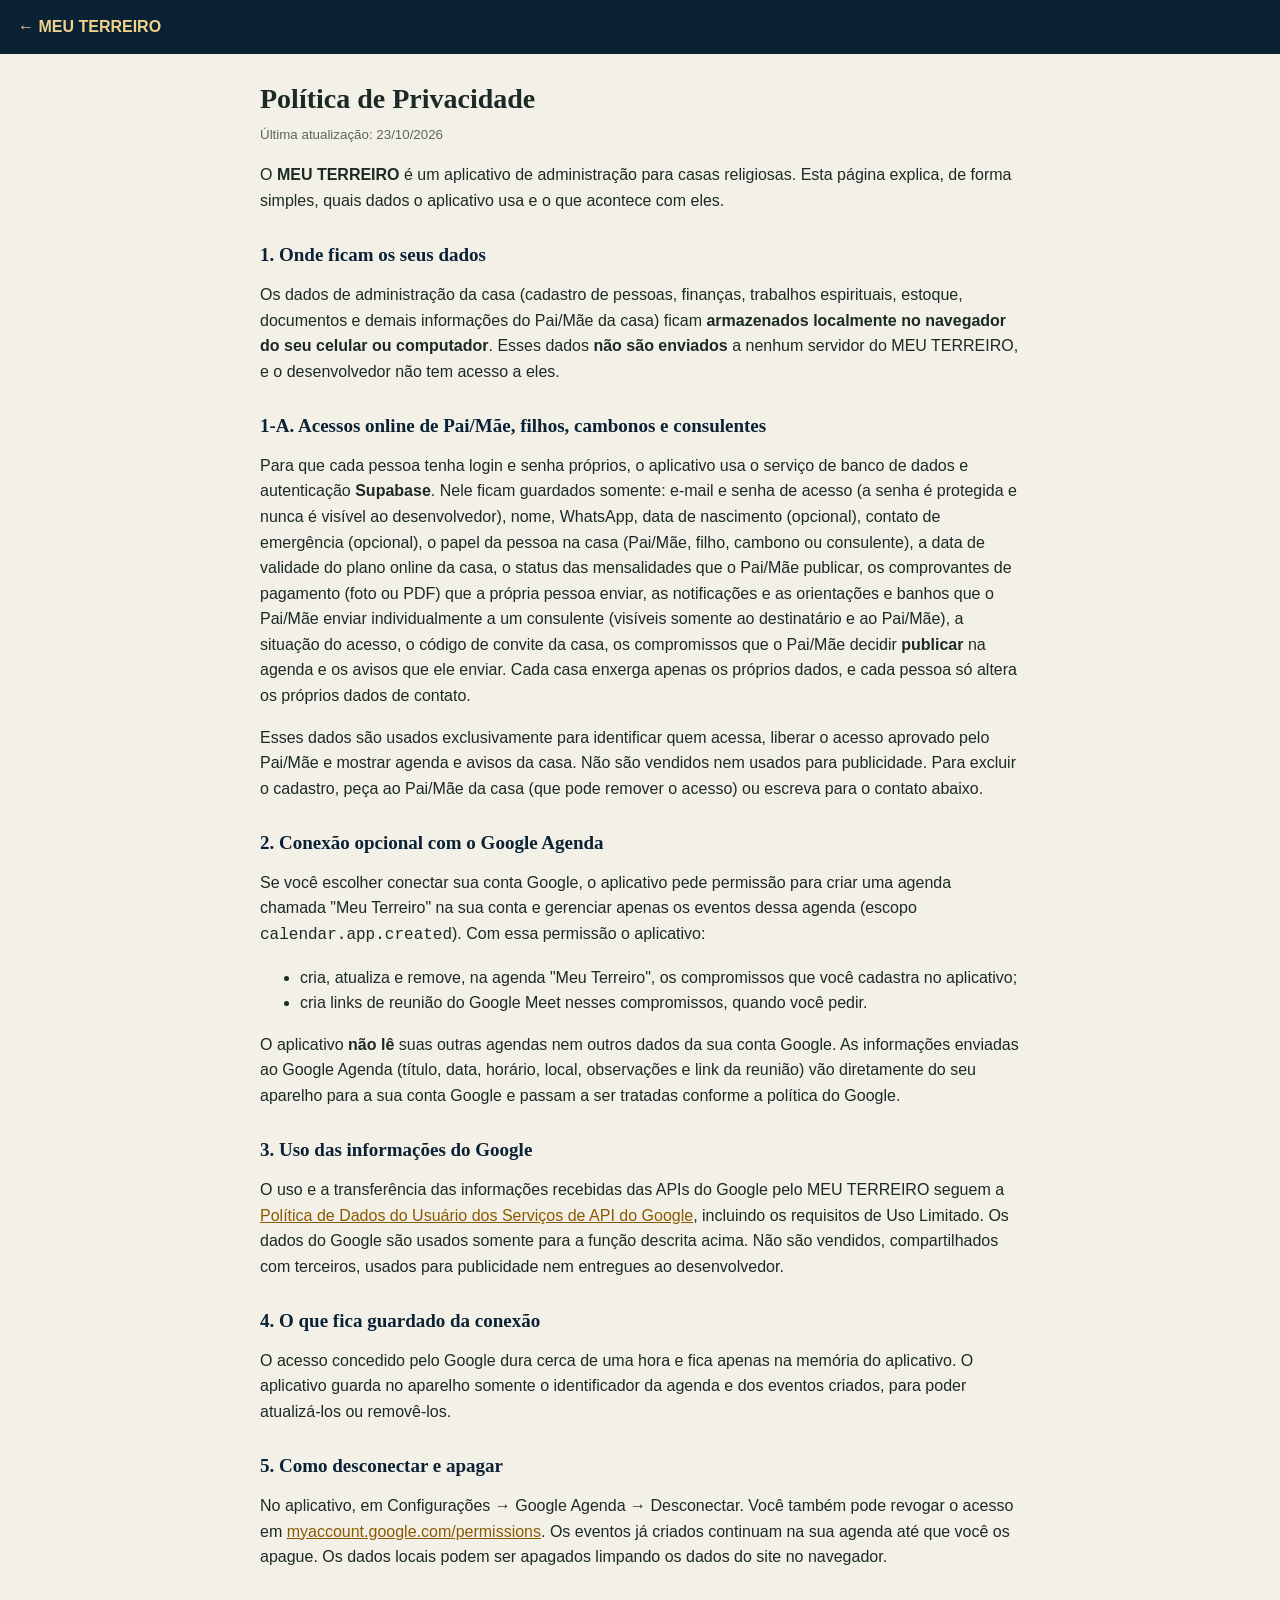
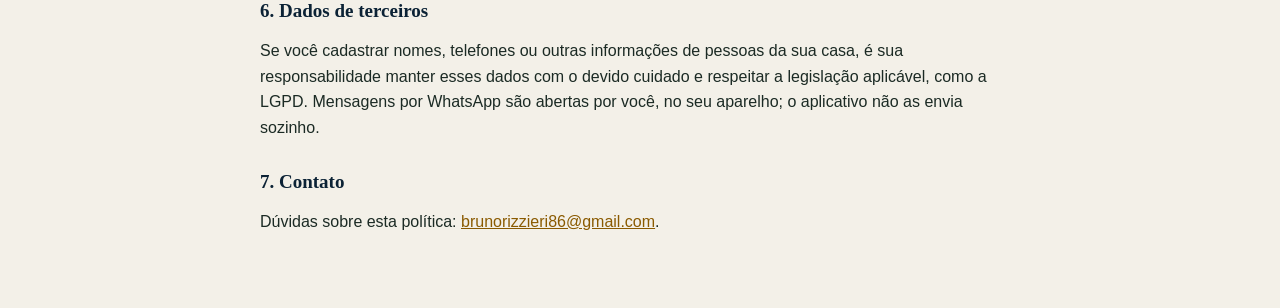
<file: privacidade.html>
<!doctype html><html lang="pt-BR"><head><meta charset="utf-8"><meta name="viewport" content="width=device-width,initial-scale=1"><title>Política de Privacidade · MEU TERREIRO</title><style>body{margin:0;background:#f3f0e8;color:#1b2a24;font:16px/1.6 -apple-system,Segoe UI,Roboto,Arial,sans-serif}main{max-width:760px;margin:0 auto;padding:24px 18px 60px}h1{font:600 28px Georgia,serif;margin:.2em 0}h2{font:600 19px Georgia,serif;margin:1.6em 0 .3em;color:#0b2235}a{color:#8a5a00}.top{background:#0b2235;color:#fff;padding:14px 18px}.top a{color:#f0d28a;text-decoration:none;font-weight:700}small{color:#5b655f}</style></head><body><div class="top"><a href="./">← MEU TERREIRO</a></div><main><h1>Política de Privacidade</h1><small>Última atualização: 23/10/2026</small>
<p>O <b>MEU TERREIRO</b> é um aplicativo de administração para casas religiosas. Esta página explica, de forma simples, quais dados o aplicativo usa e o que acontece com eles.</p>
<h2>1. Onde ficam os seus dados</h2><p>Os dados de administração da casa (cadastro de pessoas, finanças, trabalhos espirituais, estoque, documentos e demais informações do Pai/Mãe da casa) ficam <b>armazenados localmente no navegador do seu celular ou computador</b>. Esses dados <b>não são enviados</b> a nenhum servidor do MEU TERREIRO, e o desenvolvedor não tem acesso a eles.</p>
<h2>1-A. Acessos online de Pai/Mãe, filhos, cambonos e consulentes</h2><p>Para que cada pessoa tenha login e senha próprios, o aplicativo usa o serviço de banco de dados e autenticação <b>Supabase</b>. Nele ficam guardados somente: e-mail e senha de acesso (a senha é protegida e nunca é visível ao desenvolvedor), nome, WhatsApp, data de nascimento (opcional), contato de emergência (opcional), o papel da pessoa na casa (Pai/Mãe, filho, cambono ou consulente), a data de validade do plano online da casa, o status das mensalidades que o Pai/Mãe publicar, os comprovantes de pagamento (foto ou PDF) que a própria pessoa enviar, as notificações e as orientações e banhos que o Pai/Mãe enviar individualmente a um consulente (visíveis somente ao destinatário e ao Pai/Mãe), a situação do acesso, o código de convite da casa, os compromissos que o Pai/Mãe decidir <b>publicar</b> na agenda e os avisos que ele enviar. Cada casa enxerga apenas os próprios dados, e cada pessoa só altera os próprios dados de contato.</p><p>Esses dados são usados exclusivamente para identificar quem acessa, liberar o acesso aprovado pelo Pai/Mãe e mostrar agenda e avisos da casa. Não são vendidos nem usados para publicidade. Para excluir o cadastro, peça ao Pai/Mãe da casa (que pode remover o acesso) ou escreva para o contato abaixo.</p>
<h2>2. Conexão opcional com o Google Agenda</h2><p>Se você escolher conectar sua conta Google, o aplicativo pede permissão para criar uma agenda chamada "Meu Terreiro" na sua conta e gerenciar apenas os eventos dessa agenda (escopo <code>calendar.app.created</code>). Com essa permissão o aplicativo:</p>
<ul><li>cria, atualiza e remove, na agenda "Meu Terreiro", os compromissos que você cadastra no aplicativo;</li><li>cria links de reunião do Google Meet nesses compromissos, quando você pedir.</li></ul>
<p>O aplicativo <b>não lê</b> suas outras agendas nem outros dados da sua conta Google. As informações enviadas ao Google Agenda (título, data, horário, local, observações e link da reunião) vão diretamente do seu aparelho para a sua conta Google e passam a ser tratadas conforme a política do Google.</p>
<h2>3. Uso das informações do Google</h2><p>O uso e a transferência das informações recebidas das APIs do Google pelo MEU TERREIRO seguem a <a href="https://developers.google.com/terms/api-services-user-data-policy">Política de Dados do Usuário dos Serviços de API do Google</a>, incluindo os requisitos de Uso Limitado. Os dados do Google são usados somente para a função descrita acima. Não são vendidos, compartilhados com terceiros, usados para publicidade nem entregues ao desenvolvedor.</p>
<h2>4. O que fica guardado da conexão</h2><p>O acesso concedido pelo Google dura cerca de uma hora e fica apenas na memória do aplicativo. O aplicativo guarda no aparelho somente o identificador da agenda e dos eventos criados, para poder atualizá-los ou removê-los.</p>
<h2>5. Como desconectar e apagar</h2><p>No aplicativo, em Configurações → Google Agenda → Desconectar. Você também pode revogar o acesso em <a href="https://myaccount.google.com/permissions">myaccount.google.com/permissions</a>. Os eventos já criados continuam na sua agenda até que você os apague. Os dados locais podem ser apagados limpando os dados do site no navegador.</p>
<h2>6. Dados de terceiros</h2><p>Se você cadastrar nomes, telefones ou outras informações de pessoas da sua casa, é sua responsabilidade manter esses dados com o devido cuidado e respeitar a legislação aplicável, como a LGPD. Mensagens por WhatsApp são abertas por você, no seu aparelho; o aplicativo não as envia sozinho.</p>
<h2>7. Contato</h2><p>Dúvidas sobre esta política: <a href="mailto:brunorizzieri86@gmail.com">brunorizzieri86@gmail.com</a>.</p></main></body></html>
</file>
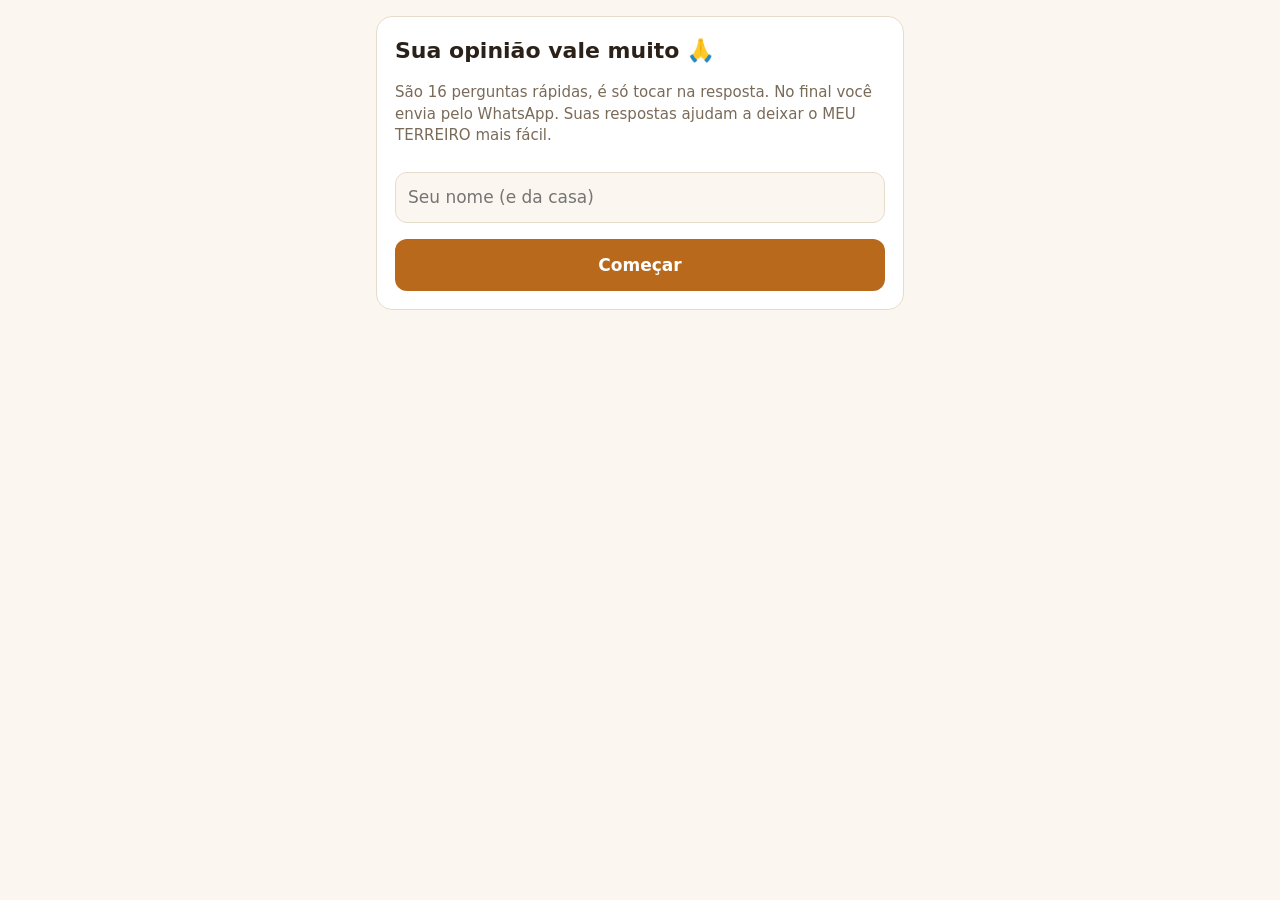
<file: questionario.html>
<!doctype html>
<html lang="pt-BR"><head><meta charset="utf-8"><meta name="viewport" content="width=device-width,initial-scale=1">
<title>Sua opinião · MEU TERREIRO</title>
<style>
:root{--bg:#fbf7f0;--card:#fff;--ink:#2b2118;--mut:#7a6a58;--pri:#8a4b12;--pri2:#b8691c;--ok:#2f7d4f;--line:#e6dccb}
@media(prefers-color-scheme:dark){:root{--bg:#1b1611;--card:#262019;--ink:#f3ebdf;--mut:#b5a58f;--pri:#e0a05a;--pri2:#c98438;--line:#3a3025}}
*{box-sizing:border-box}body{margin:0;background:var(--bg);color:var(--ink);font:17px/1.45 system-ui,sans-serif}
main{max-width:560px;margin:0 auto;padding:16px}
.bar{height:6px;background:var(--line);border-radius:9px;overflow:hidden;margin:8px 0 18px}.bar i{display:block;height:100%;width:0;background:var(--pri2);transition:width .25s}
.card{background:var(--card);border:1px solid var(--line);border-radius:16px;padding:18px}
h1{font-size:22px;margin:0 0 8px}h2{font-size:19px;margin:0 0 14px}.mut{color:var(--mut);font-size:15px}
.sec{font-size:13px;letter-spacing:.06em;text-transform:uppercase;color:var(--pri);font-weight:700;margin-bottom:6px}
.opt{display:block;width:100%;text-align:left;margin:8px 0;padding:14px;border-radius:12px;border:2px solid var(--line);background:transparent;color:var(--ink);font:inherit;cursor:pointer}
.opt.on{border-color:var(--pri2);background:color-mix(in srgb,var(--pri2) 14%,transparent);font-weight:600}
textarea,input{width:100%;margin-top:10px;padding:12px;border-radius:12px;border:1px solid var(--line);background:var(--bg);color:var(--ink);font:inherit}
.row{display:flex;gap:10px;margin-top:16px}.btn{flex:1;padding:14px;border-radius:12px;border:0;font:inherit;font-weight:700;cursor:pointer;background:var(--pri2);color:#fff}
.btn.sec2{background:transparent;color:var(--ink);border:2px solid var(--line)}.btn:disabled{opacity:.4}
.ok{background:var(--ok)}pre{white-space:pre-wrap;background:var(--bg);border:1px solid var(--line);border-radius:12px;padding:12px;font-size:14px;max-height:220px;overflow:auto}
</style></head><body><main>
<div id="app"></div>
</main>
<script>
const WA='5511953525141';
const Q=[
{s:'Conectar a casa',q:'Você encontrou sozinha o botão "Conectar minha casa"?',o:['Sim, na hora','Sim, mas demorei','Não, precisei de ajuda']},
{s:'Conectar a casa',q:'Ficou claro o que é o código de liberação?',o:['Sim, bem claro','Entendi mais ou menos','Não entendi']},
{s:'Conectar a casa',q:'Os campos (nome da casa, e-mail, senha) foram fáceis de preencher?',o:['Sim, todos','Algum me confundiu','Fiquei perdida']},
{s:'Conectar a casa',q:'Apareceu algum erro ou mensagem estranha?',o:['Não, nenhum','Sim, uma vez','Sim, várias vezes'],t:'Se apareceu, escreva o que dizia:'},
{s:'Conectar a casa',q:'Conseguiu terminar a conexão?',o:['Sim, sozinha','Sim, com ajuda','Não consegui']},
{s:'Depois de conectar',q:'Seus dados (pessoas, agenda, financeiro) continuaram no app?',o:['Sim, tudo certo','Faltou alguma coisa','Não sei conferir'],t:'Se faltou, o quê?'},
{s:'Depois de conectar',q:'A tela inicial deixou claro o que fazer agora?',o:['Sim','Mais ou menos','Não']},
{s:'Depois de conectar',q:'Foi fácil convidar um filho pelo WhatsApp?',o:['Muito fácil','Deu para fazer','Difícil','Ainda não tentei']},
{s:'Depois de conectar',q:'O filho convidado conseguiu entrar e ver a agenda?',o:['Sim, sem problema','Sim, com dificuldade','Não conseguiu','Ainda não testei']},
{s:'Dia a dia',q:'Alguma palavra ou tela que você não entendeu?',o:['Não, tudo claro','Algumas','Várias'],t:'Quais?'},
{s:'Dia a dia',q:'Sentiu falta de alguma coisa no app?',o:['Não','Sim, de uma coisa','Sim, de várias'],t:'Do quê?'},
{s:'Dia a dia',q:'O app é rápido e estável no seu celular?',o:['Sim, rápido','Às vezes trava','Lento ou quebra muito']},
{s:'Dia a dia',q:'Para você, usar o app é...',o:['Simples','Normal','Complicado']},
{s:'Plano',q:'Você entendeu o que acontece depois dos 60 dias de teste?',o:['Sim','Mais ou menos','Não']},
{s:'Plano',q:'Quanto você acha justo pagar por mês pelo Terreiro Conectado?',o:['Até R$ 30','R$ 30 a R$ 60','R$ 60 a R$ 100','Mais de R$ 100','Não sei']},
{s:'Plano',q:'Você recomendaria o app para outro terreiro?',o:['Com certeza','Talvez','Ainda não'],t:'Quer deixar algum recado?'}
];
const A=Q.map(()=>({o:null,t:''}));let i=0,nome='';
const $=s=>document.querySelector(s),app=$('#app');
const esc=s=>String(s).replace(/[&<>"]/g,c=>({'&':'&amp;','<':'&lt;','>':'&gt;','"':'&quot;'}[c]));
function save(){try{localStorage.setItem('mtq',JSON.stringify({A,i,nome}))}catch(e){}}
try{const d=JSON.parse(localStorage.getItem('mtq')||'null');if(d&&d.A&&d.A.length===Q.length){d.A.forEach((a,k)=>A[k]=a);i=d.i||0;nome=d.nome||''}}catch(e){}
function bar(){return `<div class="bar"><i style="width:${Math.round(i/Q.length*100)}%"></i></div>`}
function start(){app.innerHTML=`<div class="card"><h1>Sua opinião vale muito 🙏</h1><p class="mut">São ${Q.length} perguntas rápidas, é só tocar na resposta. No final você envia pelo WhatsApp. Suas respostas ajudam a deixar o MEU TERREIRO mais fácil.</p><input id="nm" placeholder="Seu nome (e da casa)" value="${esc(nome)}"><div class="row"><button class="btn" id="go">${i>0?'Continuar':'Começar'}</button></div></div>`;
$('#go').onclick=()=>{nome=$('#nm').value.trim();save();show()}}
function show(){
 if(i>=Q.length)return fim();
 const q=Q[i],a=A[i];
 app.innerHTML=`${bar()}<div class="card"><div class="sec">${esc(q.s)} · ${i+1} de ${Q.length}</div><h2>${esc(q.q)}</h2>${q.o.map((o,k)=>`<button class="opt ${a.o===k?'on':''}" data-k="${k}">${esc(o)}</button>`).join('')}${q.t?`<textarea id="tx" rows="2" placeholder="${esc(q.t)} (opcional)">${esc(a.t)}</textarea>`:''}<div class="row"><button class="btn sec2" id="bk" ${i?'':'disabled'}>Voltar</button><button class="btn" id="nx" ${a.o===null?'disabled':''}>${i===Q.length-1?'Finalizar':'Próxima'}</button></div></div>`;
 app.querySelectorAll('.opt').forEach(b=>b.onclick=()=>{a.o=+b.dataset.k;save();show()});
 const tx=$('#tx');if(tx)tx.oninput=()=>{a.t=tx.value;save()};
 $('#bk').onclick=()=>{i--;save();show()};$('#nx').onclick=()=>{i++;save();show()};
}
function resumo(){let t='*Questionário MEU TERREIRO*\n'+(nome?'De: '+nome+'\n':'')+'\n';let s='';
 Q.forEach((q,k)=>{if(q.s!==s){s=q.s;t+='\n*'+s+'*\n'}t+=(k+1)+'. '+q.q+'\n   → '+(A[k].o===null?'(sem resposta)':q.o[A[k].o])+(A[k].t?'\n   ✎ '+A[k].t:'')+'\n'});return t}
function fim(){const t=resumo();
 app.innerHTML=`${bar().replace(/width:\d+%/,'width:100%')}<div class="card"><h1>Obrigado! 🙌</h1><p class="mut">Toque no botão verde para enviar as respostas pelo WhatsApp.</p><pre>${esc(t)}</pre><div class="row"><button class="btn ok" id="wa">Enviar pelo WhatsApp</button></div><div class="row"><button class="btn sec2" id="cp">Copiar respostas</button><button class="btn sec2" id="rv">Revisar</button></div></div>`;
 $('#wa').onclick=()=>window.open('https://wa.me/'+WA+'?text='+encodeURIComponent(t),'_blank');
 $('#cp').onclick=async()=>{try{await navigator.clipboard.writeText(t);$('#cp').textContent='Copiado ✓'}catch(e){$('#cp').textContent='Copie manualmente'}};
 $('#rv').onclick=()=>{i=0;save();show()};
}
start();
</script></body></html>
</file>
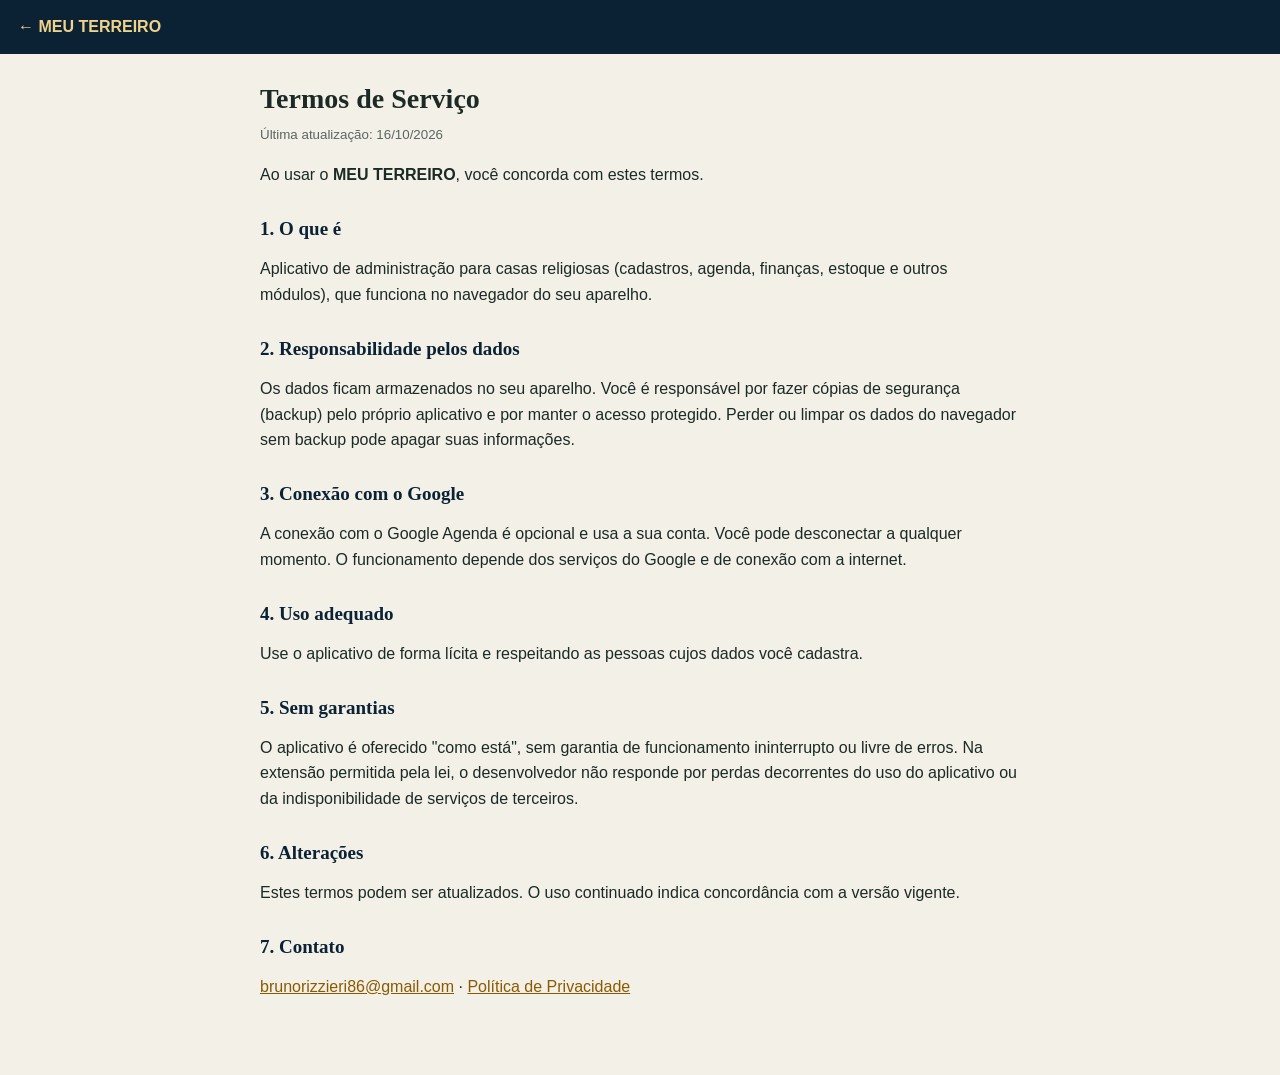
<file: termos.html>
<!doctype html><html lang="pt-BR"><head><meta charset="utf-8"><meta name="viewport" content="width=device-width,initial-scale=1"><title>Termos de Serviço · MEU TERREIRO</title><style>body{margin:0;background:#f3f0e8;color:#1b2a24;font:16px/1.6 -apple-system,Segoe UI,Roboto,Arial,sans-serif}main{max-width:760px;margin:0 auto;padding:24px 18px 60px}h1{font:600 28px Georgia,serif;margin:.2em 0}h2{font:600 19px Georgia,serif;margin:1.6em 0 .3em;color:#0b2235}a{color:#8a5a00}.top{background:#0b2235;color:#fff;padding:14px 18px}.top a{color:#f0d28a;text-decoration:none;font-weight:700}small{color:#5b655f}</style></head><body><div class="top"><a href="./">← MEU TERREIRO</a></div><main><h1>Termos de Serviço</h1><small>Última atualização: 16/10/2026</small>
<p>Ao usar o <b>MEU TERREIRO</b>, você concorda com estes termos.</p>
<h2>1. O que é</h2><p>Aplicativo de administração para casas religiosas (cadastros, agenda, finanças, estoque e outros módulos), que funciona no navegador do seu aparelho.</p>
<h2>2. Responsabilidade pelos dados</h2><p>Os dados ficam armazenados no seu aparelho. Você é responsável por fazer cópias de segurança (backup) pelo próprio aplicativo e por manter o acesso protegido. Perder ou limpar os dados do navegador sem backup pode apagar suas informações.</p>
<h2>3. Conexão com o Google</h2><p>A conexão com o Google Agenda é opcional e usa a sua conta. Você pode desconectar a qualquer momento. O funcionamento depende dos serviços do Google e de conexão com a internet.</p>
<h2>4. Uso adequado</h2><p>Use o aplicativo de forma lícita e respeitando as pessoas cujos dados você cadastra.</p>
<h2>5. Sem garantias</h2><p>O aplicativo é oferecido "como está", sem garantia de funcionamento ininterrupto ou livre de erros. Na extensão permitida pela lei, o desenvolvedor não responde por perdas decorrentes do uso do aplicativo ou da indisponibilidade de serviços de terceiros.</p>
<h2>6. Alterações</h2><p>Estes termos podem ser atualizados. O uso continuado indica concordância com a versão vigente.</p>
<h2>7. Contato</h2><p><a href="mailto:brunorizzieri86@gmail.com">brunorizzieri86@gmail.com</a> · <a href="privacidade.html">Política de Privacidade</a></p></main></body></html>
</file>
